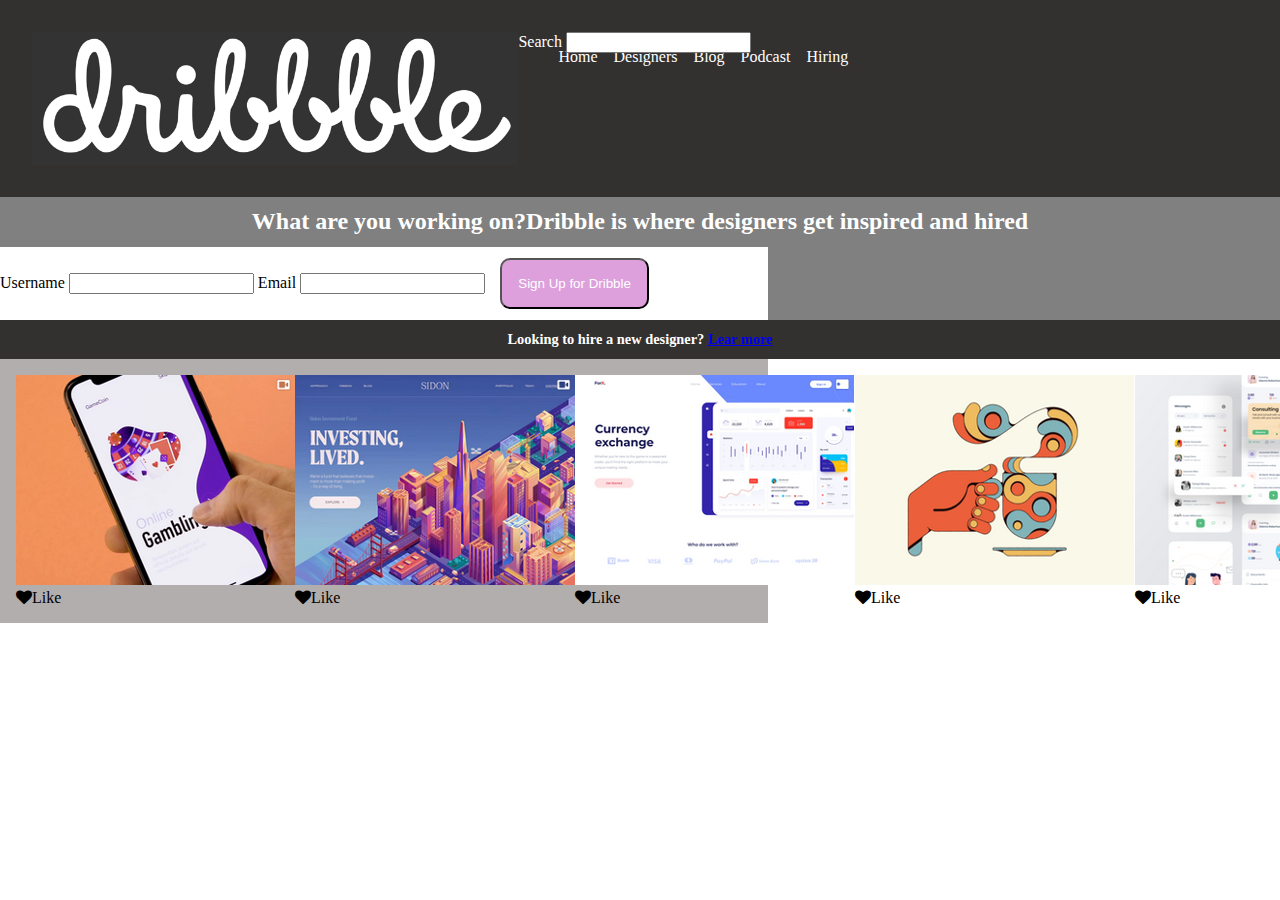
<file: U5_Diseño_Responsive/Acosta_Ternero_Alicia_U5_Examen/index.html>
<!DOCTYPE html>
<html lang="en">
<head>
    <meta charset="UTF-8">
    <meta name="viewport" content="width=device-width, initial-scale=1.0">
    <meta http-equiv="X-UA-Compatible" content="ie=edge">
    <title>Examen Responsive 13/03/2020</title>
    <link rel="stylesheet" href="css/font-awesome/css/font-awesome.min.css">
    <link href="Estilos.css" rel="stylesheet" type="text/css" />
</head>
<body>
    <div class="container">
        <header>
            <i class="fa fa-bars" id="menu_lineas"></i>
            <div class="menu">
                <img src="img/logo.png">
                <nav>
                    <ul>
                        <li>Home</li>
                        <li>Designers</li>
                        <li>Blog</li>
                        <li>Podcast</li>
                        <li>Hiring</li>
                    </ul>
                </nav>
            </div>
            <div class="buscador">                
                <form>
                    <label for="search">Search</label>
                    <input id="search" type="search">
                </form>
            </div>
        </header>
        <main>
            <h2 id="texto_principal">What are you working on?<span>Dribble is where designers get inspired and hired</span></h2>
            <section>
                <form class="formulario">
                    <label for="username">Username</label>
                    <input id="username" type="text" required />
                    <label for="email">Email</label>
                    <input id="email" type="text" required />
                    <button>Sign Up for Dribble</button>
                </form>
            </section>
            <h2 id="texto_secundario">Looking to hire a new designer? <a href="#"">Lear more</a></h2>
        </main>
        <section class="catalogo">
            <div class="fotos">
                <img src="img/img1.png">
                <div>
                    <i class="fa fa-heart" ></i>Like
                </div>
            </div >
            <div class="fotos">
                <img src="img/img2.png">
                <div >
                    <i class="fa fa-heart"></i>Like
                </div>
            </div>
            <div class="fotos">
                <img src="img/img3.png">
                <div >
                    <i class="fa fa-heart" ></i>Like
                </div>
            </div>
            <div class="fotos">
                <img src="img/img4.png">
                <div>
                    <i class="fa fa-heart" ></i>Like
                </div>
            </div>
            <div class="fotos">
                <img src="img/img5.png">
                <div>
                    <i class="fa fa-heart" ></i>Like
                </div>
            </div>
            <div class="fotos">
                <img src="img/img6.png">
                <div>
                    <i class="fa fa-heart" ></i>Like
                </div>
            </div>
            <div class="fotos">
                <img src="img/img7.png">
                <div>
                    <i class="fa fa-heart" ></i>Like
                </div>
            </div>
            <div class="fotos">
                <img src="img/img8.png">
                <div >
                    <i class="fa fa-heart" ></i>Like
                </div>
            </div>
        </section>
    </div>
</body>
</html>
</file>
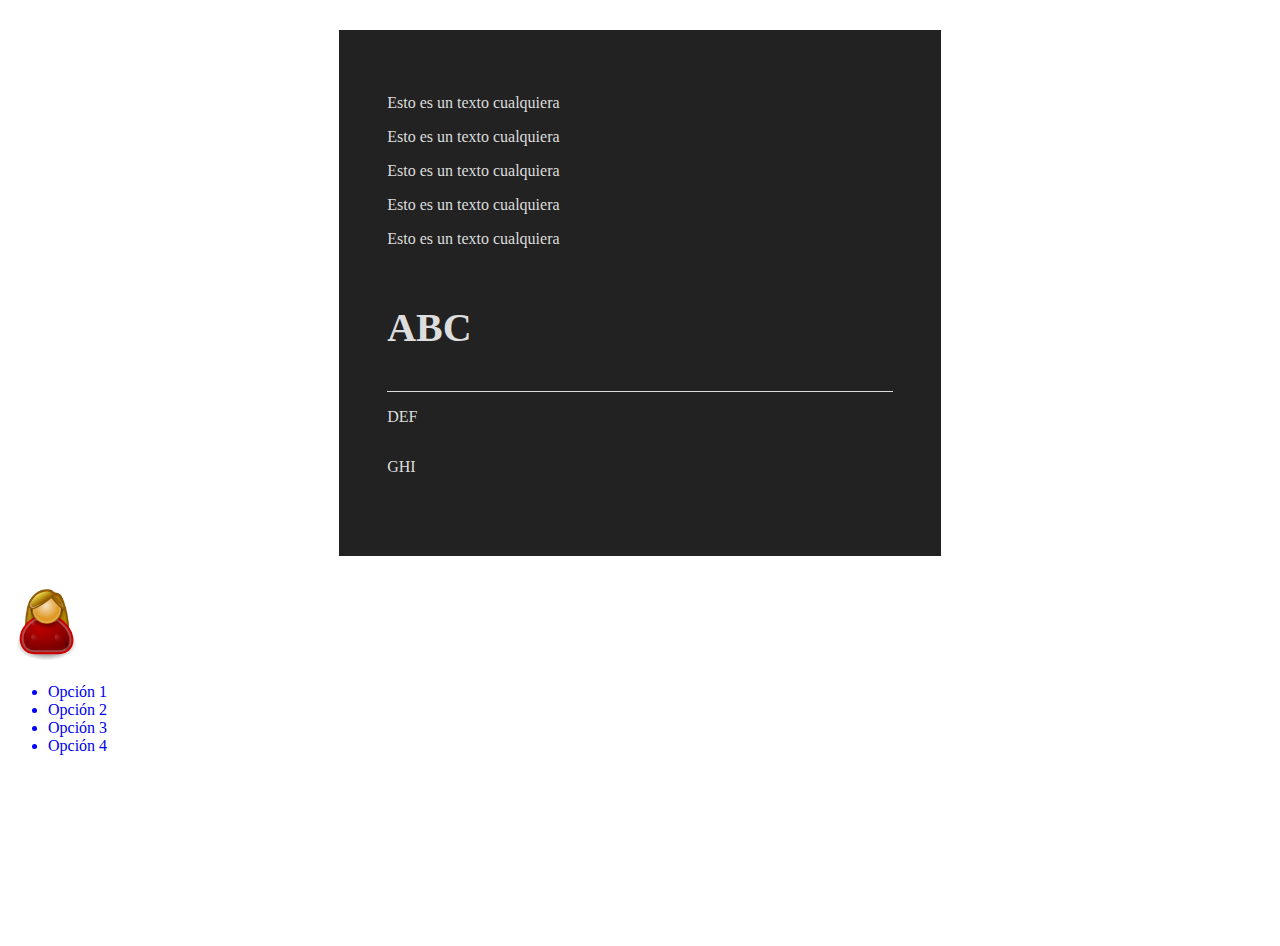
<file: U7_SASS/Acosta_Ternero_Alicia_U7_SASS_EXAMEN/index.html>
<!DOCTYPE html>
<html lang="en">
<head>
    <meta charset="UTF-8">
    <meta http-equiv="X-UA-Compatible" content="IE=edge">
    <meta name="viewport" content="width=device-width, initial-scale=1.0">
    <title>Examen Tercera Evaluación</title>
    <link rel="stylesheet" href="css/style.css">
</head>
<body>
    <div class="container">
        <header>
            <p class="font-xs">Esto es un texto cualquiera</p>
            <p class="font-s">Esto es un texto cualquiera</p>
            <p class="font-m">Esto es un texto cualquiera</p>
            <p class="font-lg">Esto es un texto cualquiera</p>
            <p class="font-xl">Esto es un texto cualquiera</p>
        </header>
        <main class="table">
            <div class="header">
                <p>A</p>
                <p>B</p>
                <p>C</p>
            </div>
            <div class="row">
                <p>D</p>
                <p>E</p>
                <p>F</p>
            </div>
            <div class="row">
                <p>G</p>
                <p>H</p>
                <p>I</p>
            </div>
        </main>
    </div>
    <section class="sidebar">
            <img src="img/chica.png">
            <nav>
                <ul>
                    <li><a href="#">Opción 1</a></li>
                    <li><a href="#">Opción 2</a></li>
                    <li><a href="#">Opción 3</a></li>
                    <li><a href="#">Opción 4</a></li>
                </ul>
            </nav>
    </section>
</body>
</html>
</file>
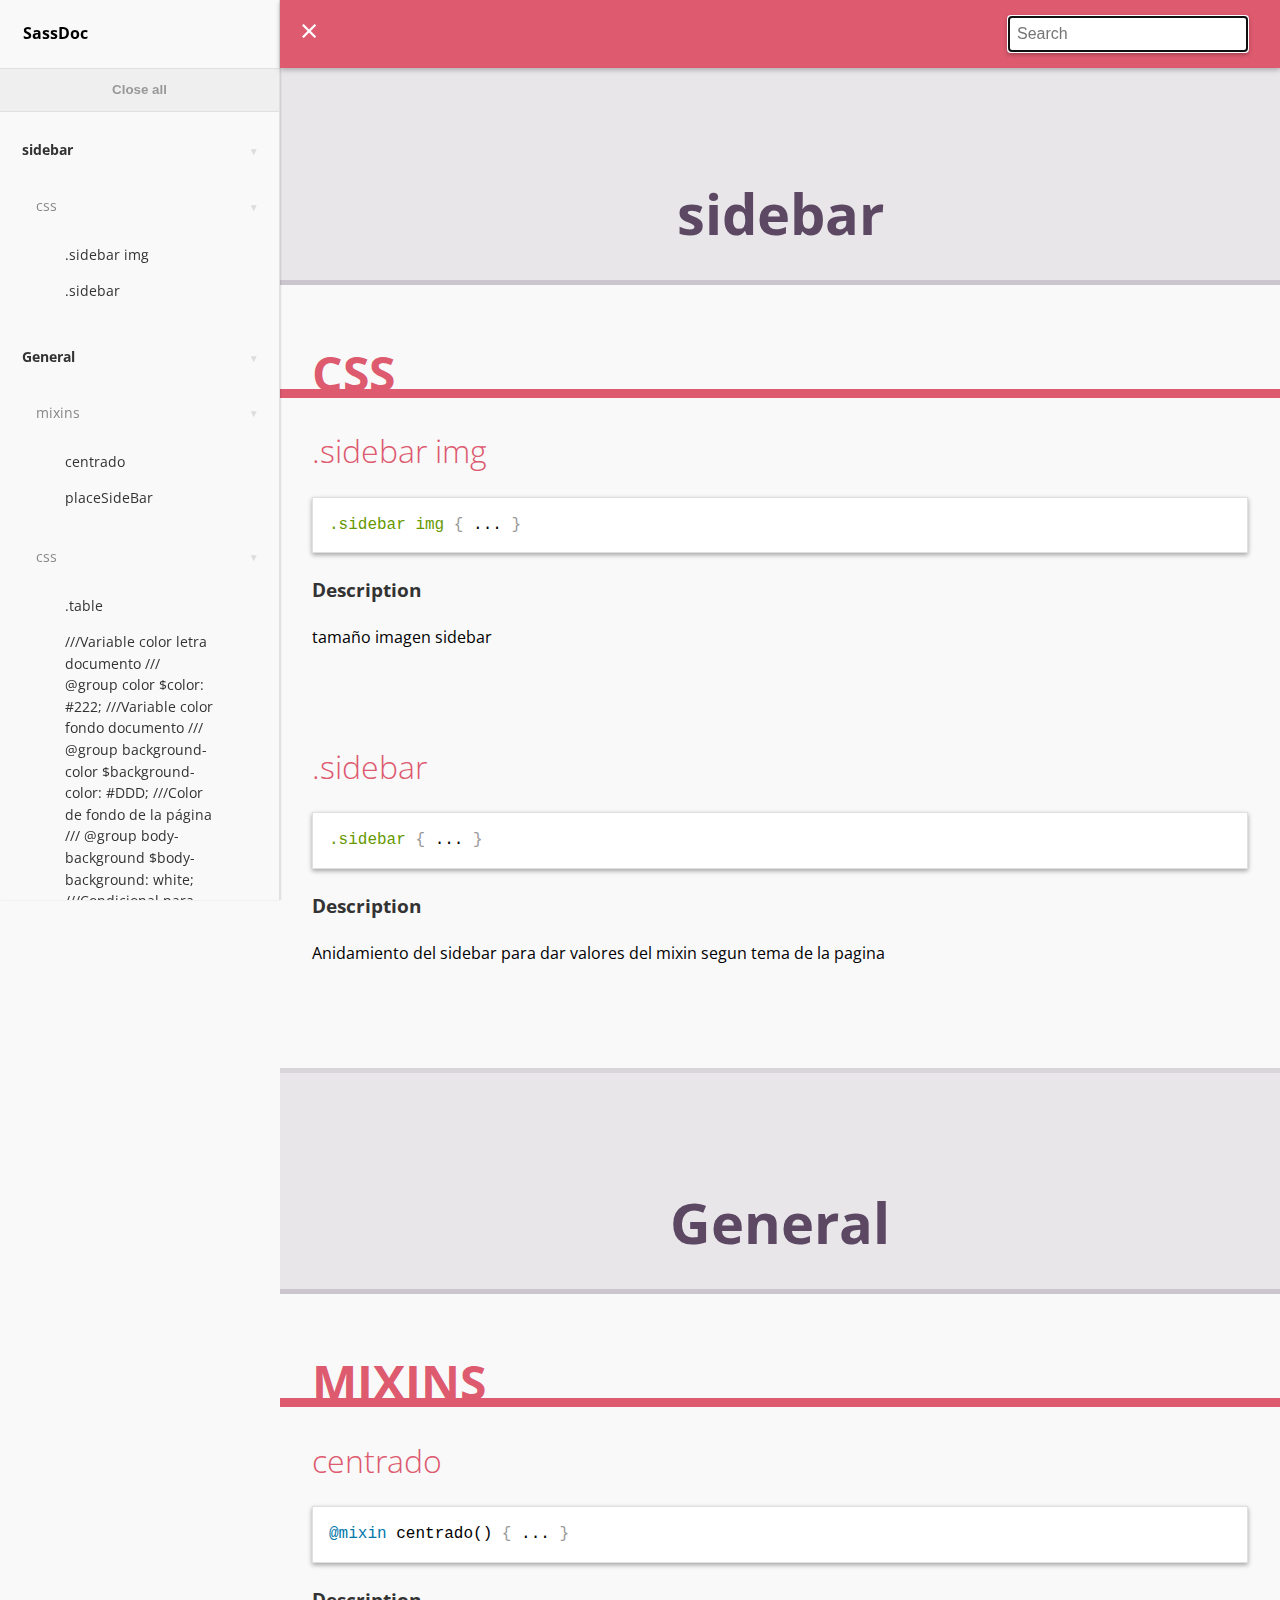
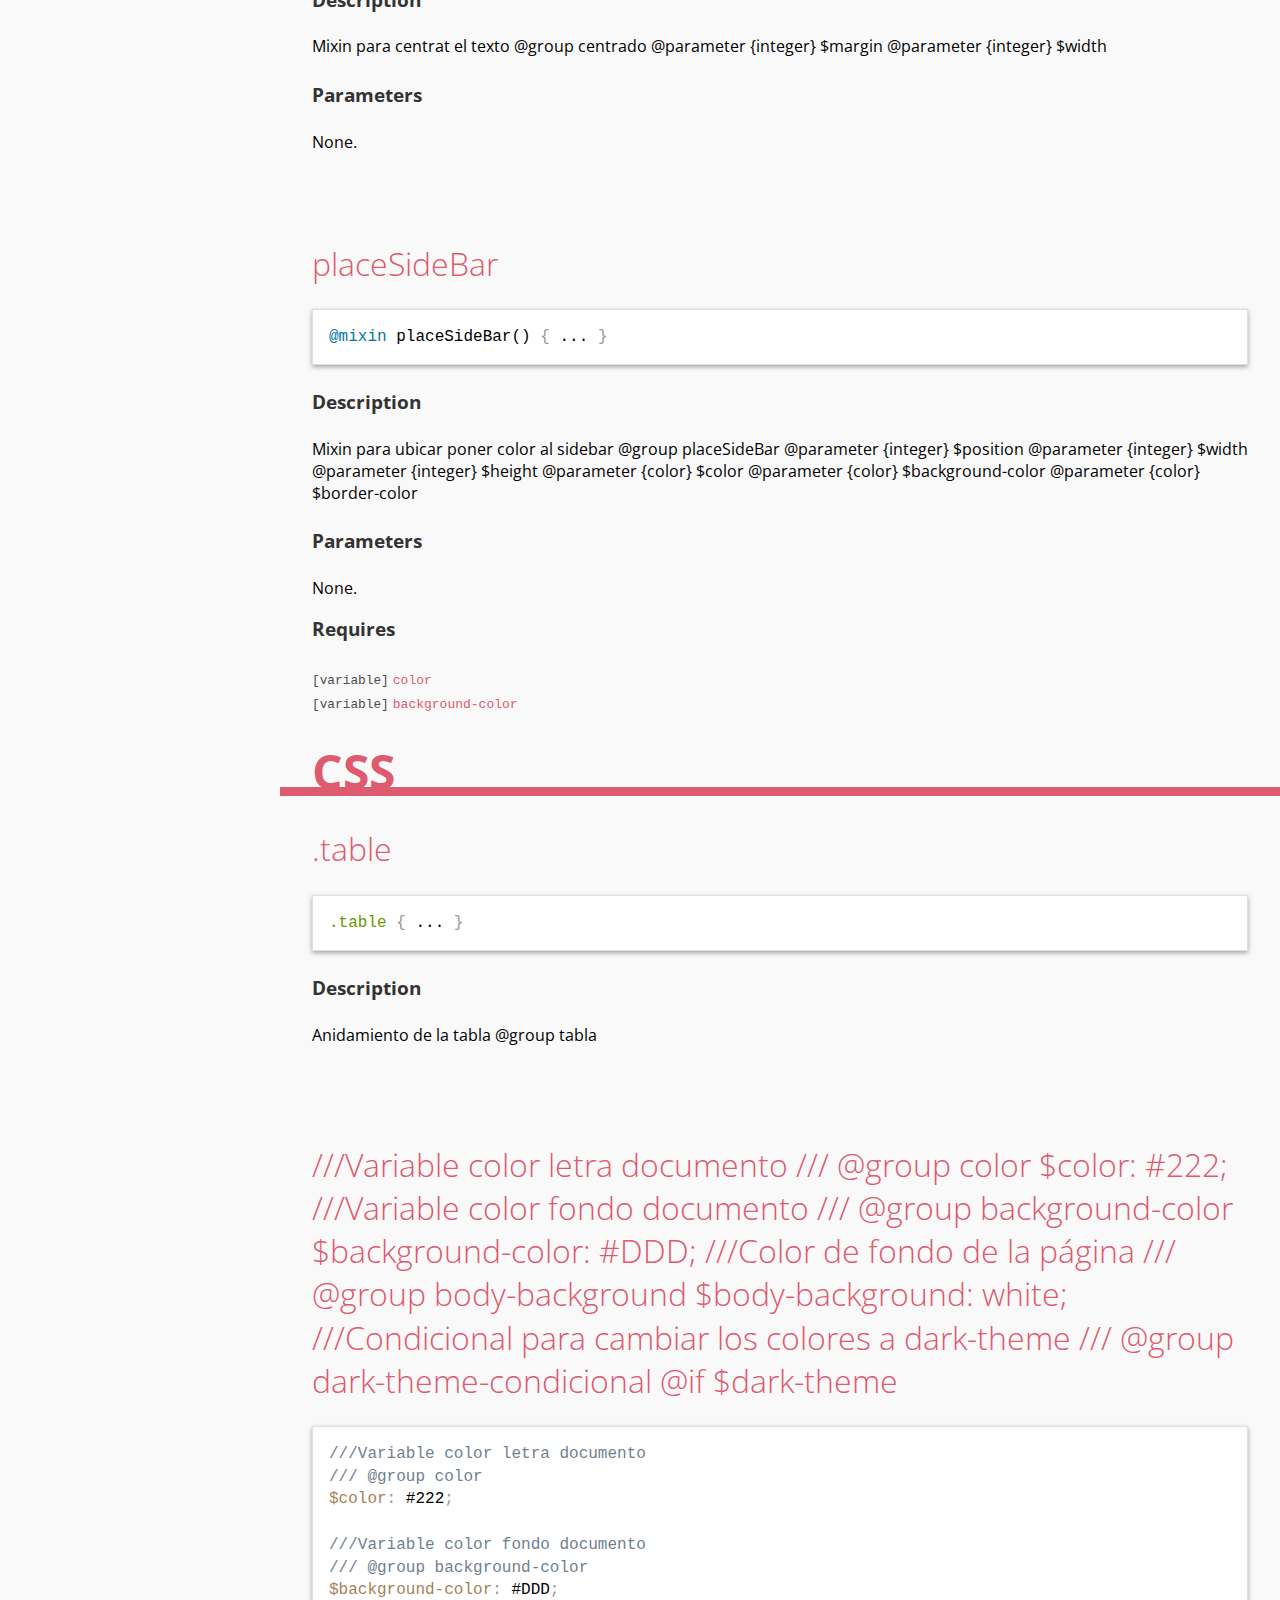
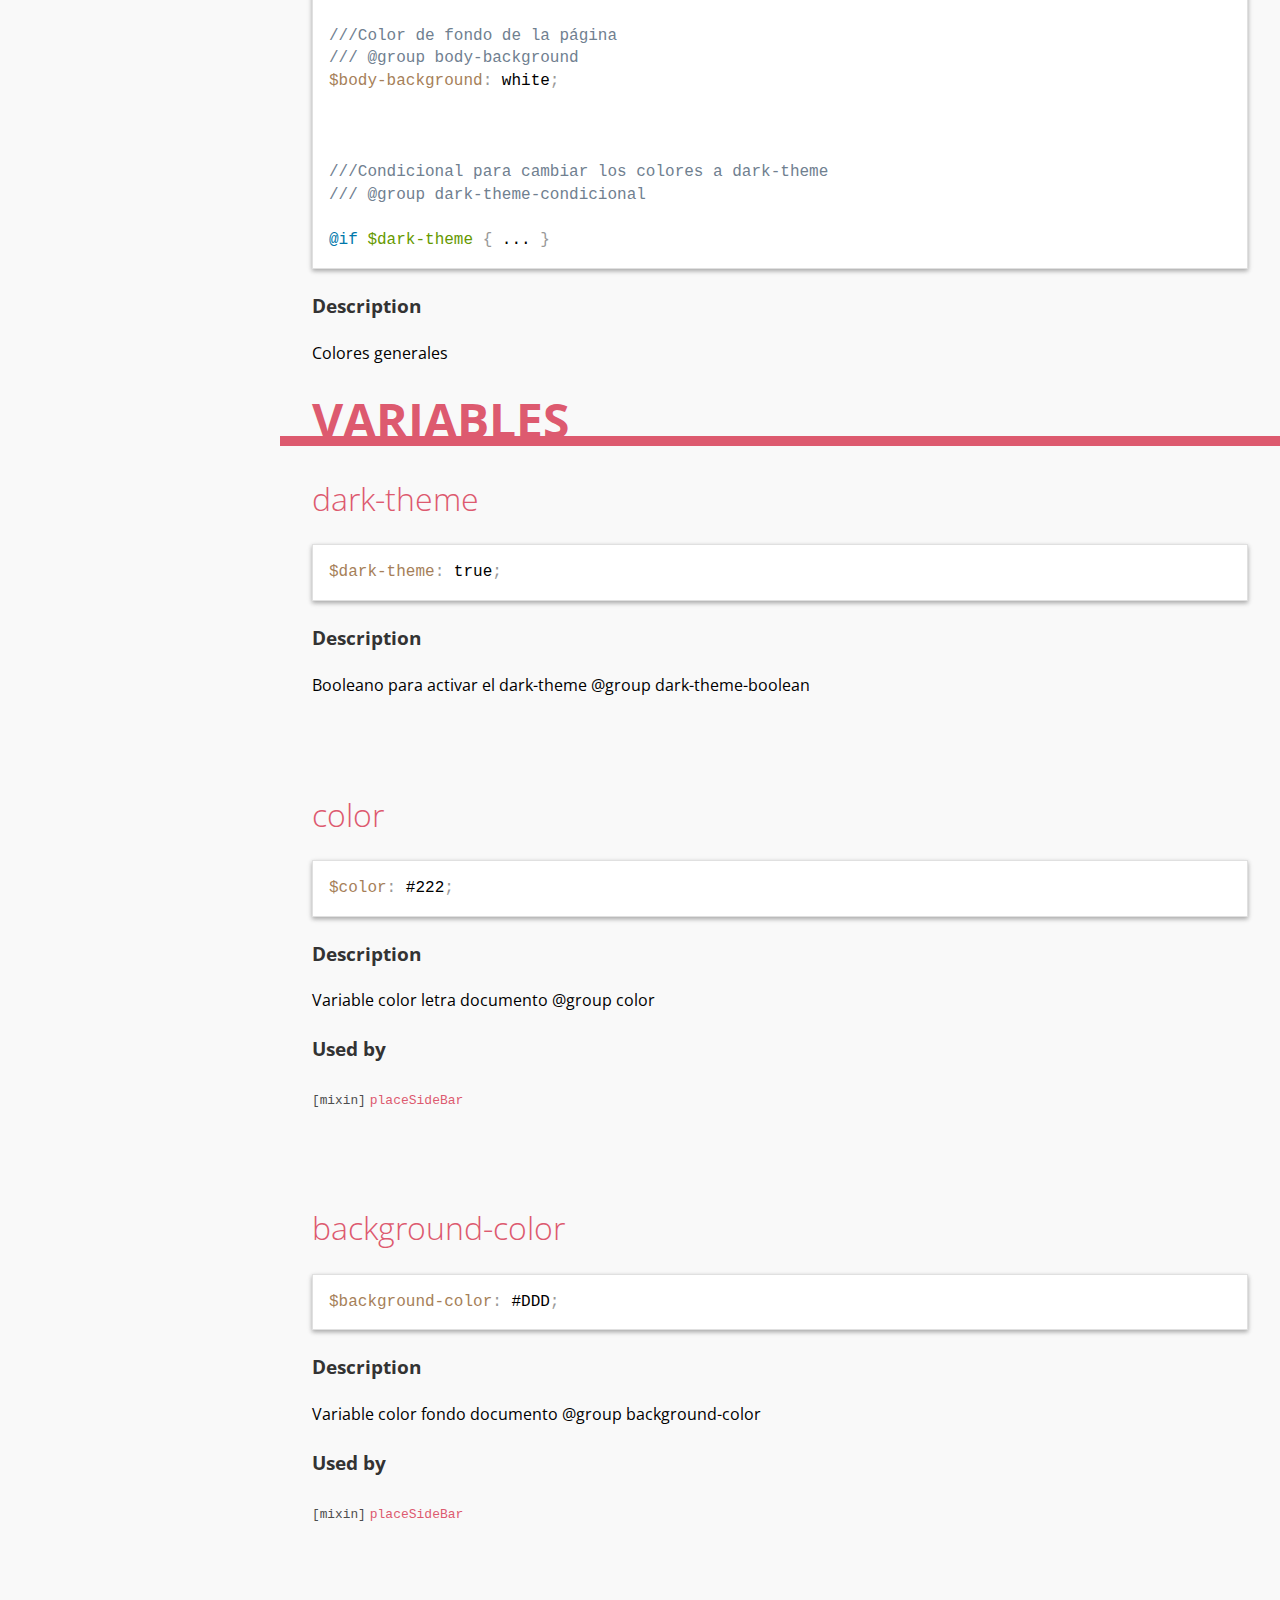
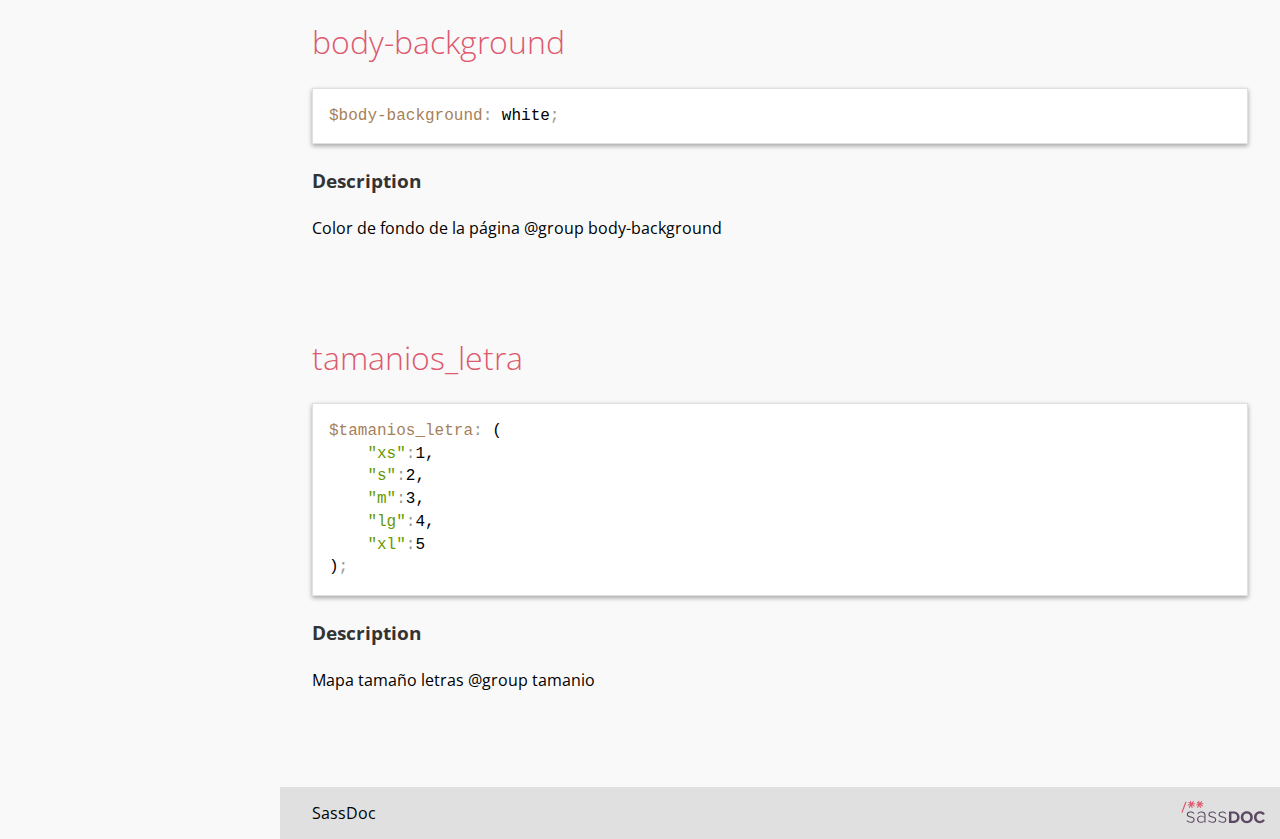
<file: U7_SASS/Acosta_Ternero_Alicia_U7_SASS_EXAMEN/sassdoc/index.html>
<!doctype html><html lang="en"><head><meta charset="utf-8"><title>SassDoc</title><link rel="stylesheet" href="assets/css/main.css"><link href="https://fonts.googleapis.com/css?family=Open+Sans:400,500,700" rel="stylesheet" type="text/css"><meta name="viewport" content="width=device-width"><meta content="IE=edge, chrome=1" http-equiv="X-UA-Compatible"><!-- Open Graph tags --><meta property="og:title" content="SassDoc - SassDoc"><meta property="og:type" content="website"><meta property="og:description" content="Release the docs!"><!-- Thanks to Sass-lang.com for the icons --><link href="assets/images/favicon.png" rel="shortcut icon"></head><body><aside class="sidebar" role="nav"><div class="sidebar__header"><h1 class="sidebar__title">SassDoc</h1></div><div class="sidebar__body"><button type="button" class="btn-toggle js-btn-toggle" data-alt="Open all">Close all</button><p class="sidebar__item sidebar__item--heading" data-slug="sidebar"><a href="#sidebar">sidebar</a></p><div><p class="sidebar__item sidebar__item--sub-heading" data-slug="sidebar-css"><a href="#sidebar-css">css</a></p><ul class="list-unstyled"><li class="sidebar__item sassdoc__item" data-group="sidebar" data-name=".sidebar img" data-type="css"><a href="#sidebar-css-.sidebar img">.sidebar img</a></li><li class="sidebar__item sassdoc__item" data-group="sidebar" data-name=".sidebar" data-type="css"><a href="#sidebar-css-.sidebar">.sidebar</a></li></ul></div><p class="sidebar__item sidebar__item--heading" data-slug="undefined"><a href="#undefined">General</a></p><div><p class="sidebar__item sidebar__item--sub-heading" data-slug="undefined-mixin"><a href="#undefined-mixin">mixins</a></p><ul class="list-unstyled"><li class="sidebar__item sassdoc__item" data-group="undefined" data-name="centrado" data-type="mixin"><a href="#undefined-mixin-centrado">centrado</a></li><li class="sidebar__item sassdoc__item" data-group="undefined" data-name="placeSideBar" data-type="mixin"><a href="#undefined-mixin-placeSideBar">placeSideBar</a></li></ul><p class="sidebar__item sidebar__item--sub-heading" data-slug="undefined-css"><a href="#undefined-css">css</a></p><ul class="list-unstyled"><li class="sidebar__item sassdoc__item" data-group="undefined" data-name=".table" data-type="css"><a href="#undefined-css-.table">.table</a></li><li class="sidebar__item sassdoc__item" data-group="undefined" data-name="///Variable color letra documento
/// @group color
$color: #222;

///Variable color fondo documento
/// @group background-color
$background-color: #DDD;

///Color de fondo de la página
/// @group body-background
$body-background: white;



///Condicional para cambiar los colores a dark-theme
/// @group dark-theme-condicional

@if $dark-theme" data-type="css"><a href="#undefined-css-///Variable color letra documento
/// @group color
$color: #222;

///Variable color fondo documento
/// @group background-color
$background-color: #DDD;

///Color de fondo de la página
/// @group body-background
$body-background: white;



///Condicional para cambiar los colores a dark-theme
/// @group dark-theme-condicional

@if $dark-theme">///Variable color letra documento /// @group color $color: #222; ///Variable color fondo documento /// @group background-color $background-color: #DDD; ///Color de fondo de la página /// @group body-background $body-background: white; ///Condicional para cambiar los colores a dark-theme /// @group dark-theme-condicional @if $dark-theme</a></li></ul><p class="sidebar__item sidebar__item--sub-heading" data-slug="undefined-variable"><a href="#undefined-variable">variables</a></p><ul class="list-unstyled"><li class="sidebar__item sassdoc__item" data-group="undefined" data-name="dark-theme" data-type="variable"><a href="#undefined-variable-dark-theme">dark-theme</a></li><li class="sidebar__item sassdoc__item" data-group="undefined" data-name="color" data-type="variable"><a href="#undefined-variable-color">color</a></li><li class="sidebar__item sassdoc__item" data-group="undefined" data-name="background-color" data-type="variable"><a href="#undefined-variable-background-color">background-color</a></li><li class="sidebar__item sassdoc__item" data-group="undefined" data-name="body-background" data-type="variable"><a href="#undefined-variable-body-background">body-background</a></li><li class="sidebar__item sassdoc__item" data-group="undefined" data-name="tamanios_letra" data-type="variable"><a href="#undefined-variable-tamanios_letra">tamanios_letra</a></li></ul></div></div></aside><article class="main" role="main"><header class="header" role="banner"><div class="container"><div class="sassdoc__searchbar searchbar"><label for="js-search-input" class="visually-hidden">Search</label><div class="searchbar__form" id="js-search"><input name="search" type="search" class="searchbar__field" autocomplete="off" autofocus id="js-search-input" placeholder="Search"><ul class="searchbar__suggestions" id="js-search-suggestions"></ul></div></div></div></header><section class="main__section"><h1 class="main__heading" id="sidebar"><div class="container">sidebar</div></h1><section class="main__sub-section" id="sidebar-css"><h2 class="main__heading--secondary"><div class="container">css</div></h2><section class="main__item container item" id="sidebar-css-.sidebar img"><h3 class="item__heading"><a class="item__name" href="#css-.sidebar img">.sidebar img</a></h3><div class="item__code-wrapper"><pre class="item__code item__code--togglable language-scss" data-current-state="collapsed" data-expanded="<code>.sidebar img {
  width: 20%;
}</code>" data-collapsed=".sidebar img { ... }"><code>.sidebar img { ... }</code></pre></div><h3 class="item__sub-heading">Description</h3><div class="item__description"><p>tamaño imagen sidebar</p></div></section><section class="main__item container item" id="sidebar-css-.sidebar"><h3 class="item__heading"><a class="item__name" href="#css-.sidebar">.sidebar</a></h3><div class="item__code-wrapper"><pre class="item__code item__code--togglable language-scss" data-current-state="collapsed" data-expanded="<code>.sidebar {
  @if $dark-theme {
        @include placeSideBar(absolute,30,40, blue, white, rgb(228, 53, 0));
    } @else{
        @include placeSideBar(absolute,30,40,blue, white, green);
    }
}</code>" data-collapsed=".sidebar { ... }"><code>.sidebar { ... }</code></pre></div><h3 class="item__sub-heading">Description</h3><div class="item__description"><p>Anidamiento del sidebar para dar valores del mixin segun tema de la pagina</p></div></section></section></section><section class="main__section"><h1 class="main__heading" id="undefined"><div class="container">General</div></h1><section class="main__sub-section" id="undefined-mixin"><h2 class="main__heading--secondary"><div class="container">mixins</div></h2><section class="main__item container item" id="undefined-mixin-centrado"><h3 class="item__heading"><a class="item__name" href="#mixin-centrado">centrado</a></h3><div class="item__code-wrapper"><pre class="item__code item__code--togglable language-scss" data-current-state="collapsed" data-expanded="@mixin centrado() { 
    margin: #{$margin}+&quot;px&quot; auto;
    width: #{$width}+&quot;%&quot;;
 }" data-collapsed="@mixin centrado() { ... }"><code>@mixin centrado() { ... }</code></pre></div><h3 class="item__sub-heading">Description</h3><div class="item__description"><p>Mixin para centrat el texto @group centrado @parameter {integer} $margin @parameter {integer} $width</p></div><h3 class="item__sub-heading">Parameters</h3><p>None.</p></section><section class="main__item container item" id="undefined-mixin-placeSideBar"><h3 class="item__heading"><a class="item__name" href="#mixin-placeSideBar">placeSideBar</a></h3><div class="item__code-wrapper"><pre class="item__code item__code--togglable language-scss" data-current-state="collapsed" data-expanded="@mixin placeSideBar() { 
        position:#{$position};
        width: #{$width}+&quot;%&quot;;
        height: #{$height}+&quot;%&quot;;
        color:#{$color};
        background-color: #{$background-color};
        border-color: #{$border-color}; 
 }" data-collapsed="@mixin placeSideBar() { ... }"><code>@mixin placeSideBar() { ... }</code></pre></div><h3 class="item__sub-heading">Description</h3><div class="item__description"><p>Mixin para ubicar poner color al sidebar @group placeSideBar @parameter {integer} $position @parameter {integer} $width @parameter {integer} $height @parameter {color} $color @parameter {color} $background-color @parameter {color} $border-color</p></div><h3 class="item__sub-heading">Parameters</h3><p>None.</p><h3 class="item__sub-heading">Requires</h3><ul class="list-unstyled"><li class="item__description item__description--inline"><span class="item__cross-type">[variable]</span> <a href="#undefined-variable-color"><code>color</code></a></li><li class="item__description item__description--inline"><span class="item__cross-type">[variable]</span> <a href="#undefined-variable-background-color"><code>background-color</code></a></li></ul></section></section><section class="main__sub-section" id="undefined-css"><h2 class="main__heading--secondary"><div class="container">css</div></h2><section class="main__item container item" id="undefined-css-.table"><h3 class="item__heading"><a class="item__name" href="#css-.table">.table</a></h3><div class="item__code-wrapper"><pre class="item__code item__code--togglable language-scss" data-current-state="collapsed" data-expanded="<code>.table {
  margin: 1rem 0;
    overflow-y: auto;
    
  
    .header {
        font-weight: bolder;
        font-size: 40px;
        display: flex;
        flex-direction: row;
    }

    .row {
        
        display: flex;
        flex-direction: row;
        
      
    }
}</code>" data-collapsed=".table { ... }"><code>.table { ... }</code></pre></div><h3 class="item__sub-heading">Description</h3><div class="item__description"><p>Anidamiento de la tabla @group tabla</p></div></section><section class="main__item container item" id="undefined-css-///Variable color letra documento
/// @group color
$color: #222;

///Variable color fondo documento
/// @group background-color
$background-color: #DDD;

///Color de fondo de la página
/// @group body-background
$body-background: white;



///Condicional para cambiar los colores a dark-theme
/// @group dark-theme-condicional

@if $dark-theme"><h3 class="item__heading"><a class="item__name" href="#css-///Variable color letra documento
/// @group color
$color: #222;

///Variable color fondo documento
/// @group background-color
$background-color: #DDD;

///Color de fondo de la página
/// @group body-background
$body-background: white;



///Condicional para cambiar los colores a dark-theme
/// @group dark-theme-condicional

@if $dark-theme">///Variable color letra documento /// @group color $color: #222; ///Variable color fondo documento /// @group background-color $background-color: #DDD; ///Color de fondo de la página /// @group body-background $body-background: white; ///Condicional para cambiar los colores a dark-theme /// @group dark-theme-condicional @if $dark-theme</a></h3><div class="item__code-wrapper"><pre class="item__code item__code--togglable language-scss" data-current-state="collapsed" data-expanded="<code>///Variable color letra documento
/// @group color
$color: #222;

///Variable color fondo documento
/// @group background-color
$background-color: #DDD;

///Color de fondo de la página
/// @group body-background
$body-background: white;



///Condicional para cambiar los colores a dark-theme
/// @group dark-theme-condicional

@if $dark-theme {
  $color:#DDD;
    $background-color: #222;
}</code>" data-collapsed="///Variable color letra documento
/// @group color
$color: #222;

///Variable color fondo documento
/// @group background-color
$background-color: #DDD;

///Color de fondo de la página
/// @group body-background
$body-background: white;



///Condicional para cambiar los colores a dark-theme
/// @group dark-theme-condicional

@if $dark-theme { ... }"><code>///Variable color letra documento
/// @group color
$color: #222;

///Variable color fondo documento
/// @group background-color
$background-color: #DDD;

///Color de fondo de la página
/// @group body-background
$body-background: white;



///Condicional para cambiar los colores a dark-theme
/// @group dark-theme-condicional

@if $dark-theme { ... }</code></pre></div><h3 class="item__sub-heading">Description</h3><div class="item__description"><p>Colores generales</p></div></section></section><section class="main__sub-section" id="undefined-variable"><h2 class="main__heading--secondary"><div class="container">variables</div></h2><section class="main__item container item" id="undefined-variable-dark-theme"><h3 class="item__heading"><a class="item__name" href="#variable-dark-theme">dark-theme</a></h3><div class="item__code-wrapper"><pre class="item__code language-scss"><code>$dark-theme: true;</code></pre></div><h3 class="item__sub-heading">Description</h3><div class="item__description"><p>Booleano para activar el dark-theme @group dark-theme-boolean</p></div></section><section class="main__item container item" id="undefined-variable-color"><h3 class="item__heading"><a class="item__name" href="#variable-color">color</a></h3><div class="item__code-wrapper"><pre class="item__code language-scss"><code>$color: #222;</code></pre></div><h3 class="item__sub-heading">Description</h3><div class="item__description"><p>Variable color letra documento @group color</p></div><h3 class="item__sub-heading">Used by</h3><ul class="list-unstyled"><li><span class="item__cross-type">[mixin]</span> <a href="#undefined-mixin-placeSideBar"><code>placeSideBar</code></a></li></ul></section><section class="main__item container item" id="undefined-variable-background-color"><h3 class="item__heading"><a class="item__name" href="#variable-background-color">background-color</a></h3><div class="item__code-wrapper"><pre class="item__code language-scss"><code>$background-color: #DDD;</code></pre></div><h3 class="item__sub-heading">Description</h3><div class="item__description"><p>Variable color fondo documento @group background-color</p></div><h3 class="item__sub-heading">Used by</h3><ul class="list-unstyled"><li><span class="item__cross-type">[mixin]</span> <a href="#undefined-mixin-placeSideBar"><code>placeSideBar</code></a></li></ul></section><section class="main__item container item" id="undefined-variable-body-background"><h3 class="item__heading"><a class="item__name" href="#variable-body-background">body-background</a></h3><div class="item__code-wrapper"><pre class="item__code language-scss"><code>$body-background: white;</code></pre></div><h3 class="item__sub-heading">Description</h3><div class="item__description"><p>Color de fondo de la página @group body-background</p></div></section><section class="main__item container item" id="undefined-variable-tamanios_letra"><h3 class="item__heading"><a class="item__name" href="#variable-tamanios_letra">tamanios_letra</a></h3><div class="item__code-wrapper"><pre class="item__code language-scss"><code>$tamanios_letra: (
    &quot;xs&quot;:1,
    &quot;s&quot;:2,
    &quot;m&quot;:3,
    &quot;lg&quot;:4,
    &quot;xl&quot;:5
);</code></pre></div><h3 class="item__sub-heading">Description</h3><div class="item__description"><p>Mapa tamaño letras @group tamanio</p></div></section></section></section><footer class="footer" role="contentinfo"><div class="container"><div class="footer__project-info project-info"><!-- Name and URL --> <span class="project-info__name">SassDoc</span><!-- Version --><!-- License --></div><a class="footer__watermark" href="http://sassdoc.com"><img src="assets/images/logo_light_inline.svg" alt="SassDoc Logo"></a></div></footer></article><script src="https://ajax.googleapis.com/ajax/libs/jquery/2.1.1/jquery.min.js"></script><script>window.jQuery || document.write('<script src="assets/js/vendor/jquery.min.js"><\/script>')</script><script src="assets/js/main.min.js"></script></body></html>
</file>
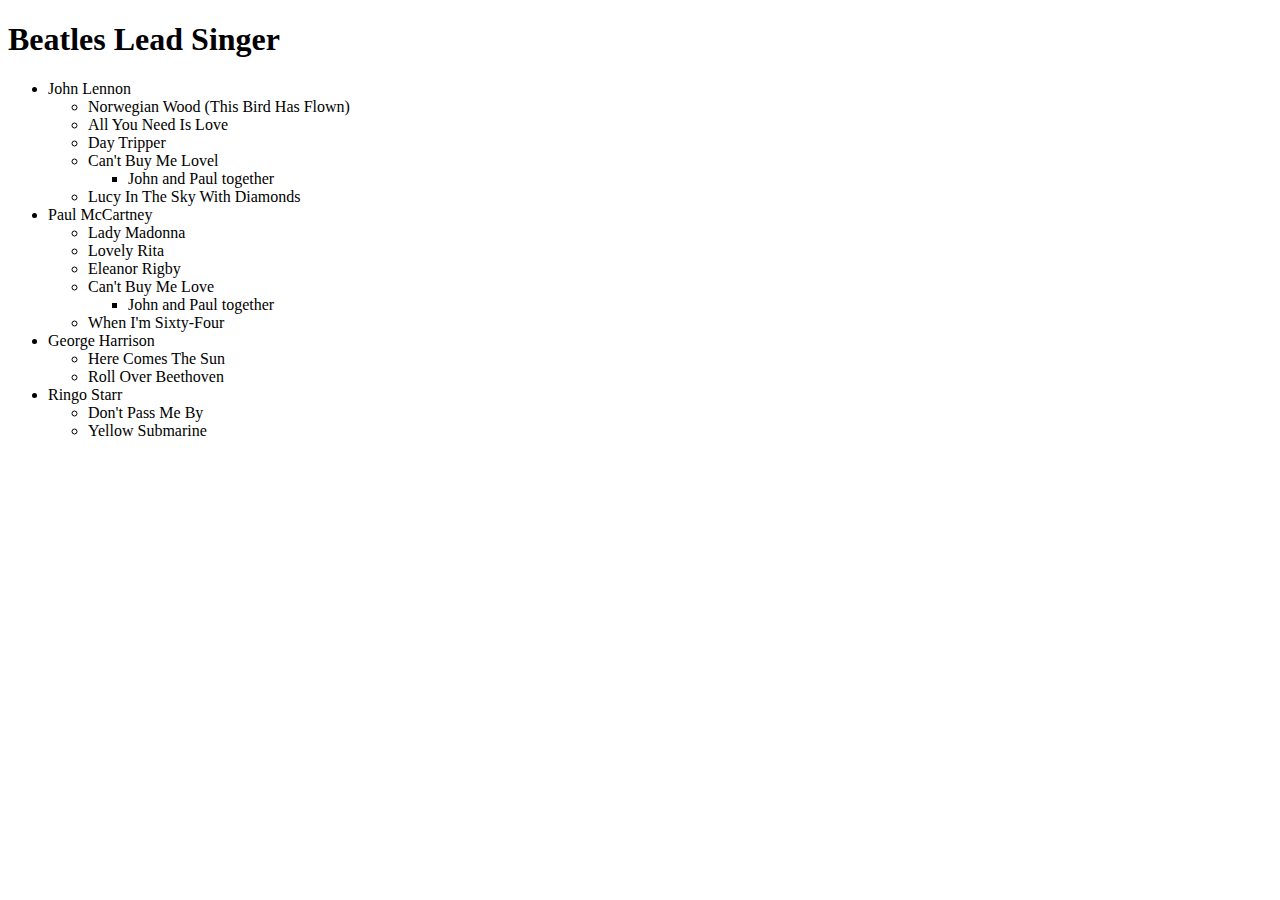
<file: U2_HTML/Acosta_Ternero_Alicia_U2_EXAMEN/ej1.html>
<!DOCTYPE html>
<html lang="en">
<head>
    <meta charset="UTF-8">
    <meta name="viewport" content="width=device-width, initial-scale=1.0">
    <title>ej1</title>
</head>
<body>
    <h1>Beatles Lead Singer</h1>
    <ul>
        <li>John Lennon
            <ul>
                <li>Norwegian Wood (This Bird Has Flown)</li>
                <li>All You Need Is Love</li>
                <li>Day Tripper</li>
                <li>Can't Buy Me Lovel
                    <ul>
                        <li>John and Paul together</li>
                    </ul>
                </li>
                <li>Lucy In The Sky With Diamonds</li>
            </ul>
        </li>
        <li>Paul McCartney
            <ul>
                <li>Lady Madonna</li>
                <li>Lovely Rita</li>
                <li>Eleanor Rigby</li>
                <li>Can't Buy Me Love
                    <ul>
                        <li>John and Paul together</li>
                    </ul>
                </li>
                <li>When I'm Sixty-Four</li>
            </ul>
        </li>
        <li>George Harrison
            <ul>
                <li>Here Comes The Sun</li>
                <li>Roll Over Beethoven</li>
            </ul>
        </li>
        <li>Ringo Starr
            <ul>
                <li>Don't Pass Me By</li>
                <li>Yellow Submarine</li>
            </ul>
        </li>
    </ul>
</body>
</html>
</file>
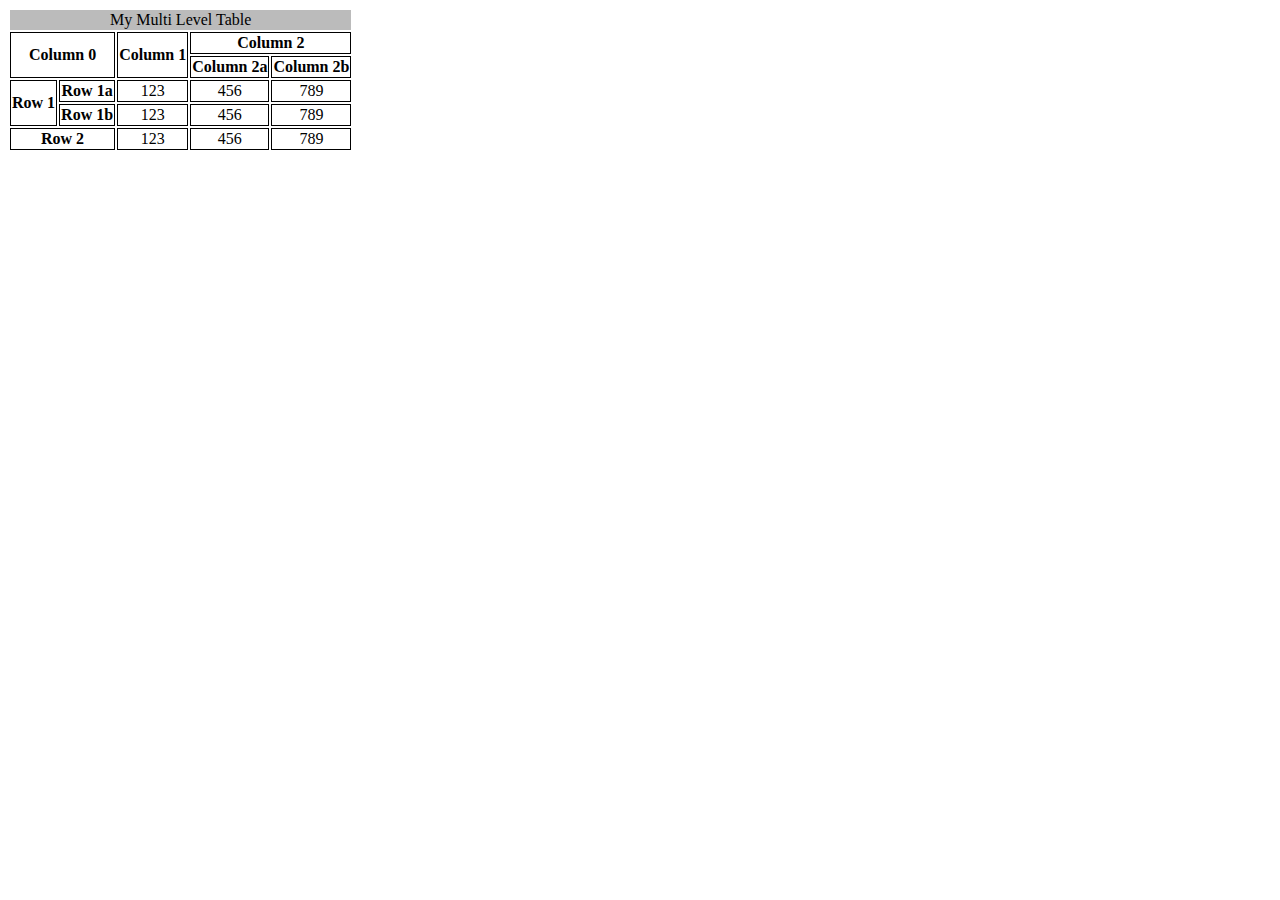
<file: U2_HTML/Acosta_Ternero_Alicia_U2_EXAMEN/ej2.html>
<!DOCTYPE html>
<html lang="en">
<head>
    <meta charset="UTF-8">
    <meta name="viewport" content="width=device-width, initial-scale=1.0">
    <title>ej2</title>
    <style>
        th, td{
            border: 1px black solid;
            text-align: center;
        }
    </style>
</head>
<body>
    <table>
        <tr>
            <td style="background-color: rgb(187, 187, 187); border:0px;" colspan="5">My Multi Level Table</td>
        </tr>
        <tr>
            <th rowspan="2" colspan="2">Column 0</th>
            <th rowspan="2">Column 1</th>
            <th colspan="2">Column 2</th>
        </tr>
        <tr>
            <th>Column 2a</th>
            <th>Column 2b</th>
        </tr>
        <tr>
            <th rowspan="2">Row 1</th>
            <th>Row 1a</th>
            <td>123</td>
            <td>456</td>
            <td>789</td>
        </tr>
        <tr>
            <th>Row 1b</th>
            <td>123</td>
            <td>456</td>
            <td>789</td>
        </tr>
        <tr>
            <th colspan="2">Row 2</th>
            <td>123</td>
            <td>456</td>
            <td>789</td>
        </tr>
    </table>
</body>
</html>
</file>
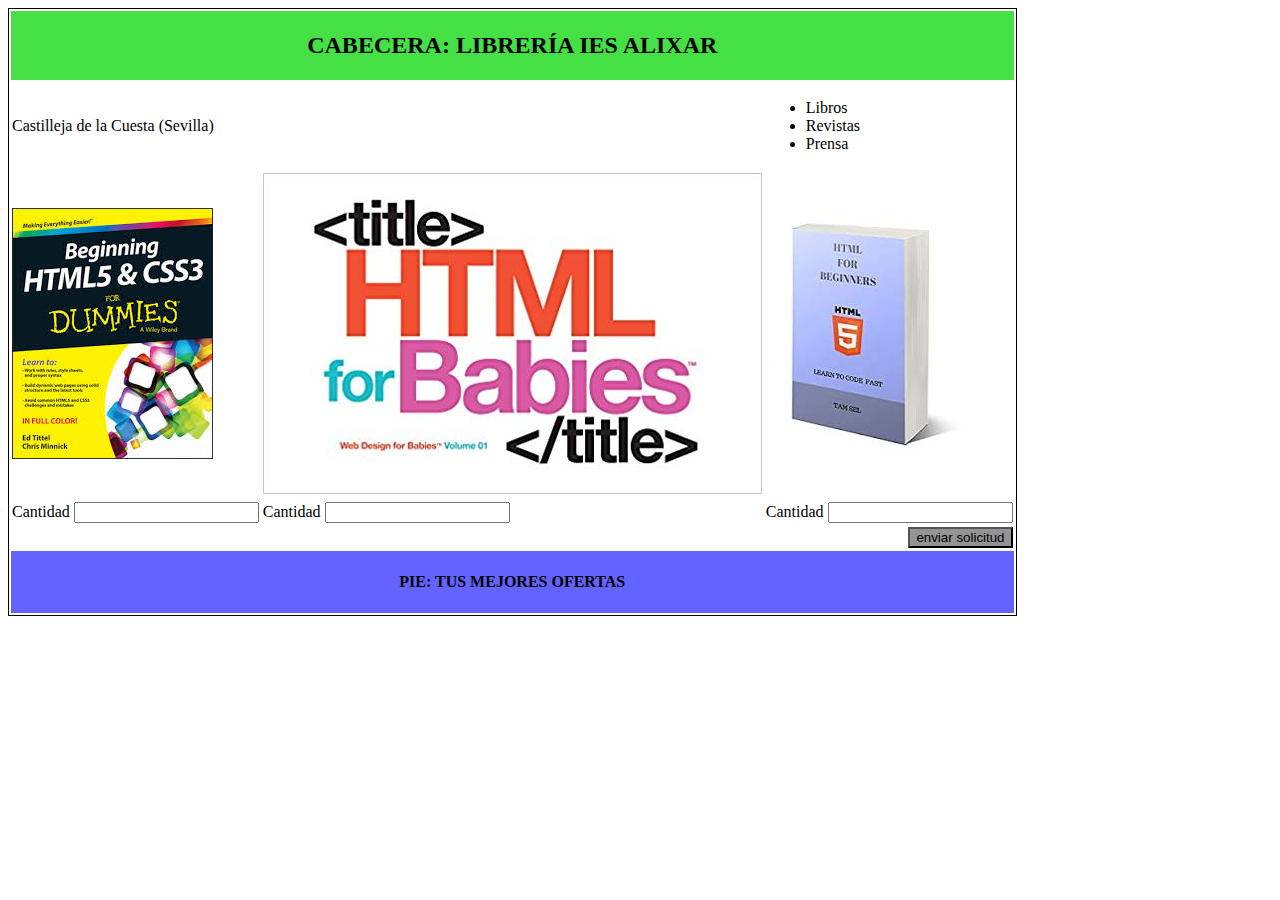
<file: U2_HTML/Acosta_Ternero_Alicia_U2_EXAMEN/ej3.html>
<!DOCTYPE html>
<html lang="en">
<head>
    <meta charset="UTF-8">
    <meta name="viewport" content="width=device-width, initial-scale=1.0">
    <title>ej3</title>
    
</head>
<body>
    <form>
        <table style="border:1px black solid">
            <tr>
                <th style="text-align: center; background-color: rgb(68, 224, 68);" colspan="3"><h2>CABECERA: LIBRERÍA IES ALIXAR</h2></th>
            </tr>
            <tr>
                <td colspan="2">Castilleja de la Cuesta (Sevilla)</td>
                <td>
                    <ul>
                        <li>Libros</li>
                        <li>Revistas</li>
                        <li>Prensa</li>
                    </ul>
                </td>
            </tr>
            <tr>
                <td><img src="libro1.jpeg" ></td>
                <td><img src="libro2.jpg"></td>
                <td><img src="libro3.jpeg"></td>
            </tr>
            <tr>
                <td>
                    <label for="libro1">Cantidad</label>
                    <input type="number" name="libro1" value="libro1">
                </td>
                <td><label for="libro2">Cantidad</label>
                    <input type="number" name="libro2" value="libro2">
                </td>
                <td><label for="libro3">Cantidad</label>
                    <input type="number" name="libro3" value="libro3">
                </td>
            </tr>
            <tr>
                <td align=right colspan="3"><input type="submit" value="enviar solicitud" style="background-color: rgb(148, 148, 148); color:black;"></td>
            </tr>
            <tr>
                <th style="text-align: center; background-color:rgba(66, 66, 255, 0.822);" colspan="3"><h4>PIE: TUS MEJORES OFERTAS</h4></th> 
            </tr>
        </table>
    </form>
</body>
</html>
</file>
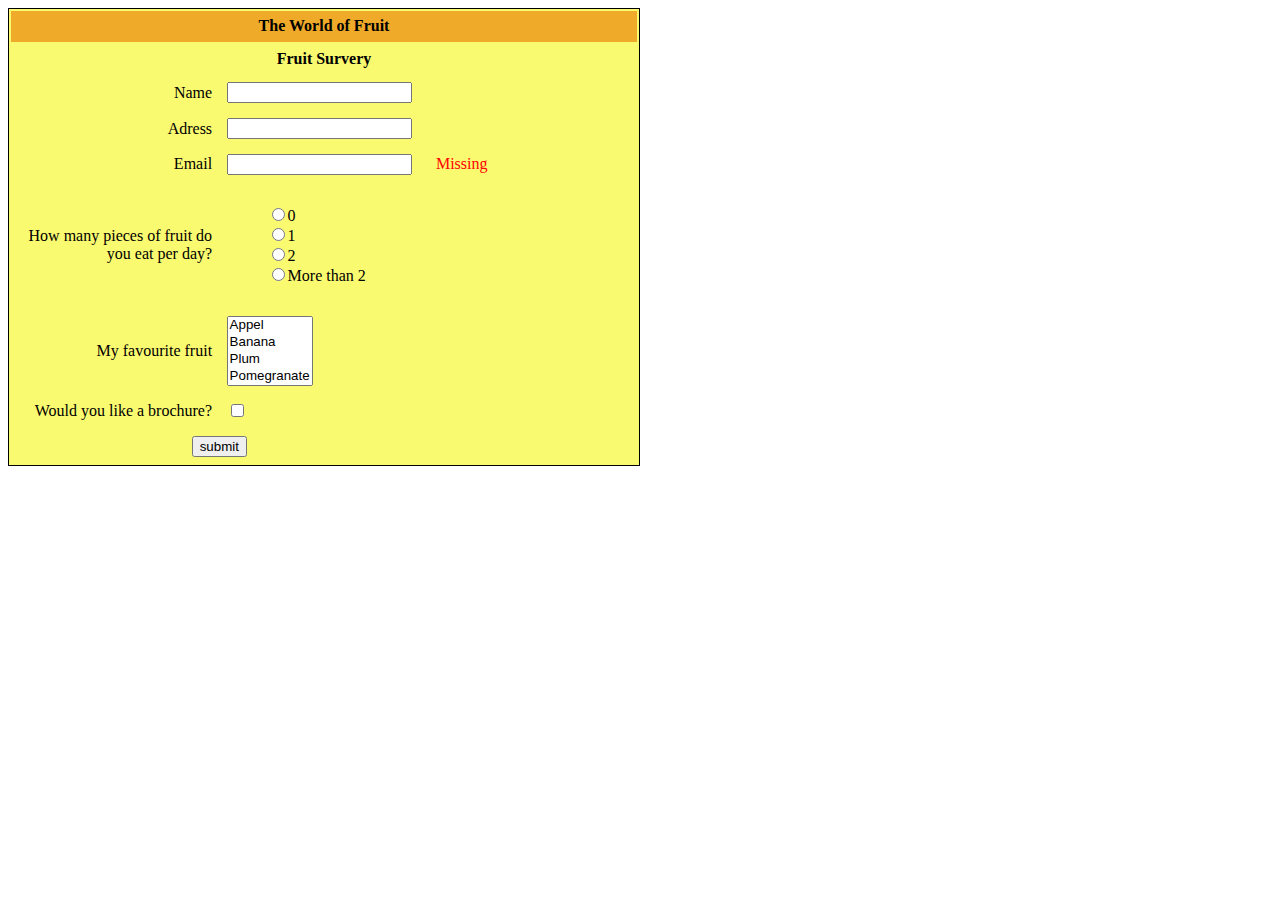
<file: U2_HTML/Acosta_Ternero_Alicia_U2_EXAMEN/ej4.html>
<!DOCTYPE html>
<html lang="en">
<head>
    <meta charset="UTF-8">
    <meta name="viewport" content="width=device-width, initial-scale=1.0">
    <title>ej4</title>
    <style>
        table{
            width: 50%;
            
        }
        td, th{
            width:30%;
            padding:1%;
        }

    </style>
</head>
<body>
    <form>
        <table style="border: 1px black solid; background-color: rgb(250, 250, 112);"> 
            <tr>
                <th style="background-color: rgb(240, 170, 41);" colspan="3">The World of Fruit</th>
            </tr>
            <tr>
                <th colspan="3">Fruit Survery</th>
            </tr>
            <tr>
                <td align="right"><label for="name">Name</label></td>
                <td><input type="text" name="name"></td>
            </tr>
            <tr>
                <td align="right"><label for="adress">Adress</label></td>
                <td><input type="text" name="adress"></td>
            </tr>
            <tr>
                <td align="right"><label for="email">Email</label></td>
                <td><input type="email" name="email"></td>
                <td style="color:red;">Missing</td>
            </tr>
            <tr>
                <td align="right"> <label for="cantidad"> How many pieces of fruit do you eat per day?</label></td>
                <td>
                    <ul style="list-style-type: none;">
                        <li><input type="radio" name="cantidad">0</li>
                        <li><input type="radio" name="cantidad">1</li>
                        <li><input type="radio" name="cantidad">2</li>
                        <li><input type="radio" name="cantidad">More than 2</li>
                    </ul>
                </td>
            </tr>
            <tr>
                <td align="right"> <label for="favourite">My favourite fruit</label></td>
                <td>
                    <select multiple name="favourite" size=4>
                        <option value="appel">Appel</option>
                        <option value="banana">Banana</option>
                        <option value="plum">Plum</option>
                        <option value="pomegrante">Pomegranate</option>
                        <option value="orange">Orange</option>
                    </select>
                </td>
            </tr>
            <tr>
                <td align="right"><label for="like">Would you like a brochure?</label></td>
                <td><input type="checkbox" name="like"></td>
            </tr>
            <tr>
                <td align="center" colspan="2"><input type="submit" name="submit" value="submit"></td>
            </tr>
        </table>
    </form>
</body>
</html>
</file>
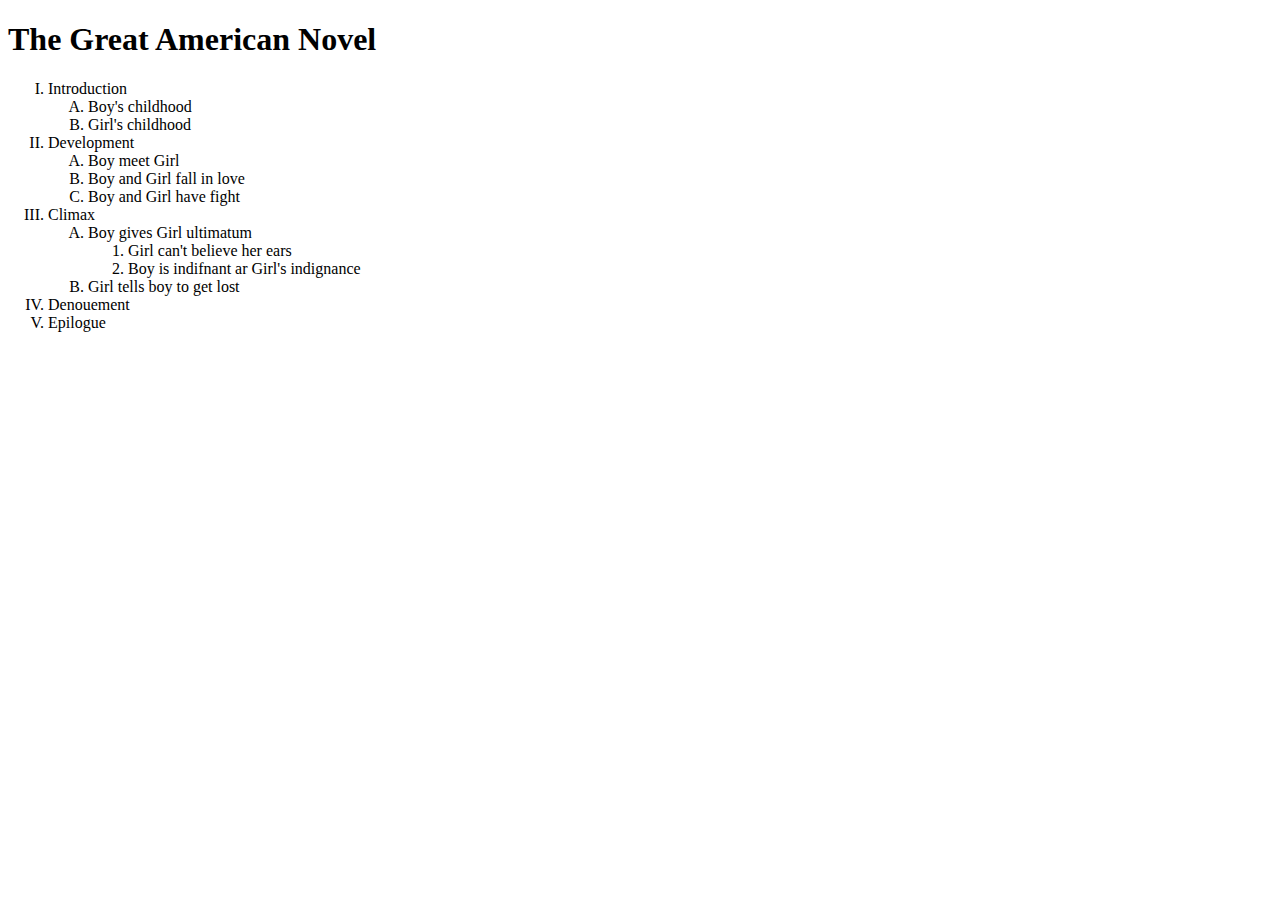
<file: U2_HTML/Acosta_Ternero_Alicia_U2_PRACTICA/ej1.html>
<!DOCTYPE html>
<html lang="en">
<head>
    <meta charset="UTF-8">
    <meta name="viewport" content="width=device-width, initial-scale=1.0">
    <title>ej1</title>
</head>
<body>
    <h1> The Great American Novel</h1>

    <ol type="I">
      <li>Introduction
          <ol type="A">
              <li>Boy's childhood</li>
              <li> Girl's childhood</li>
          </ol>
      </li>
      <li>Development
          <ol type="A">
              <li>Boy meet Girl</li>
              <li>Boy and Girl fall in love</li>
              <li>Boy and Girl have fight</li>
          </ol>
      </li>
      <li>Climax
        <ol type="A">
            <li> Boy gives Girl ultimatum
                <ol>
                    <li>Girl can't believe her ears</li>
                    <li>Boy is indifnant ar Girl's indignance</li>
                </ol>
            </li>
            <li>Girl tells boy to get lost</li>
        </ol>
      </li>
      <li>Denouement</li>
      <li>Epilogue</li>
    </ol>
</body>
</html>
</file>
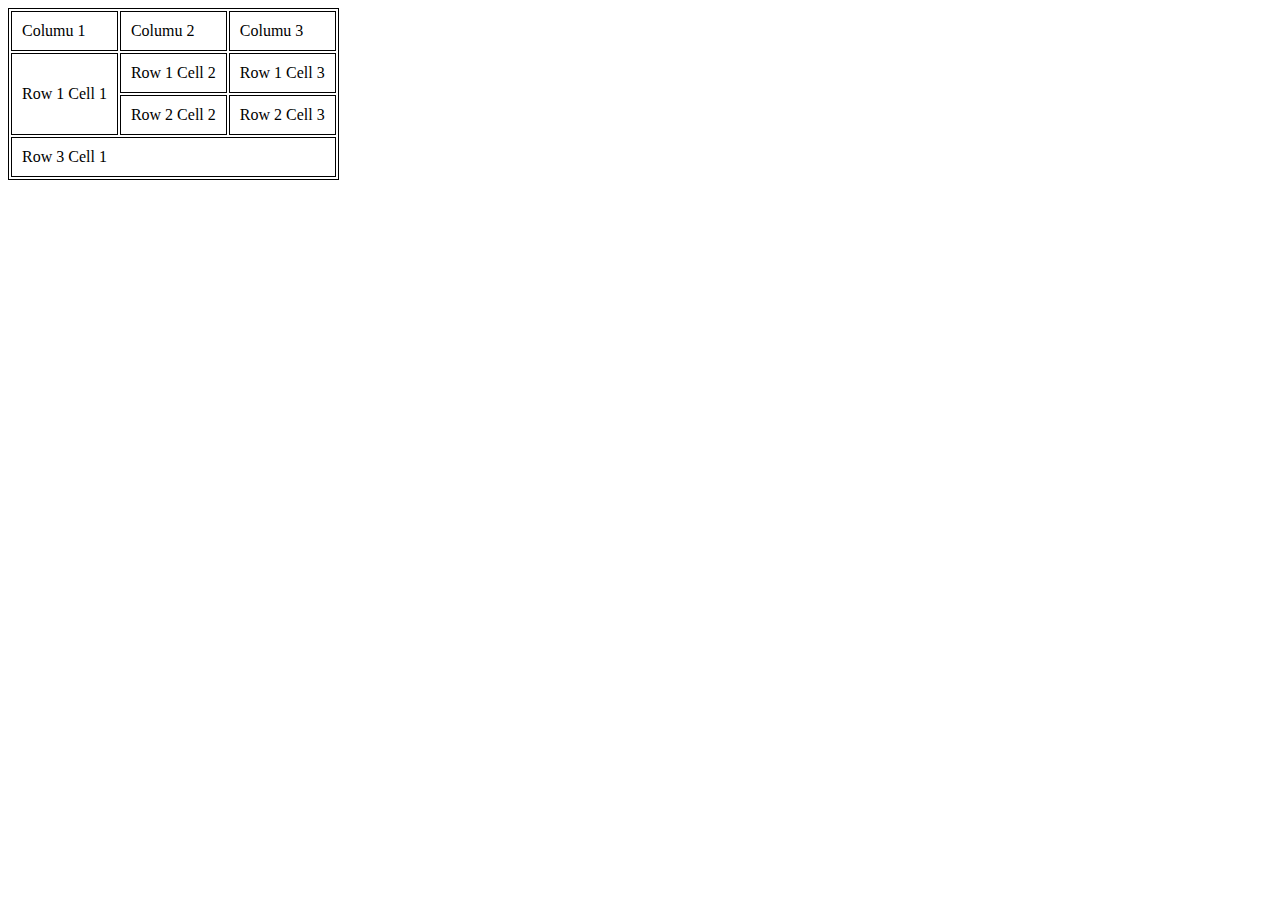
<file: U2_HTML/Acosta_Ternero_Alicia_U2_PRACTICA/ej2.html>
<!DOCTYPE html>
<html lang="en">
<head>
    <meta charset="UTF-8">
    <meta name="viewport" content="width=device-width, initial-scale=1.0">
    <title>ej2</title>
    <style>
        table{
            border:1px solid black;
        }
        td{
            border: 1px solid black;
            padding: 10px;
        }
    </style>
</head>
<body>
    <table>
        <tr>
            <td>Columu 1</td>
            <td>Columu 2</td>
            <td>Columu 3</td>
        </tr>
        <tr>
            <td rowspan="2">Row 1 Cell 1</td>
            <td> Row 1 Cell 2</td>
            <td>Row 1 Cell 3</td>
        </tr>
        <tr>
            <td>Row 2 Cell 2</td>
            <td> Row 2 Cell 3</td>
        </tr>
        <tr>
            <td colspan="3">Row 3 Cell 1</td>
        </tr>
    </table>
</body>
</html>
</file>
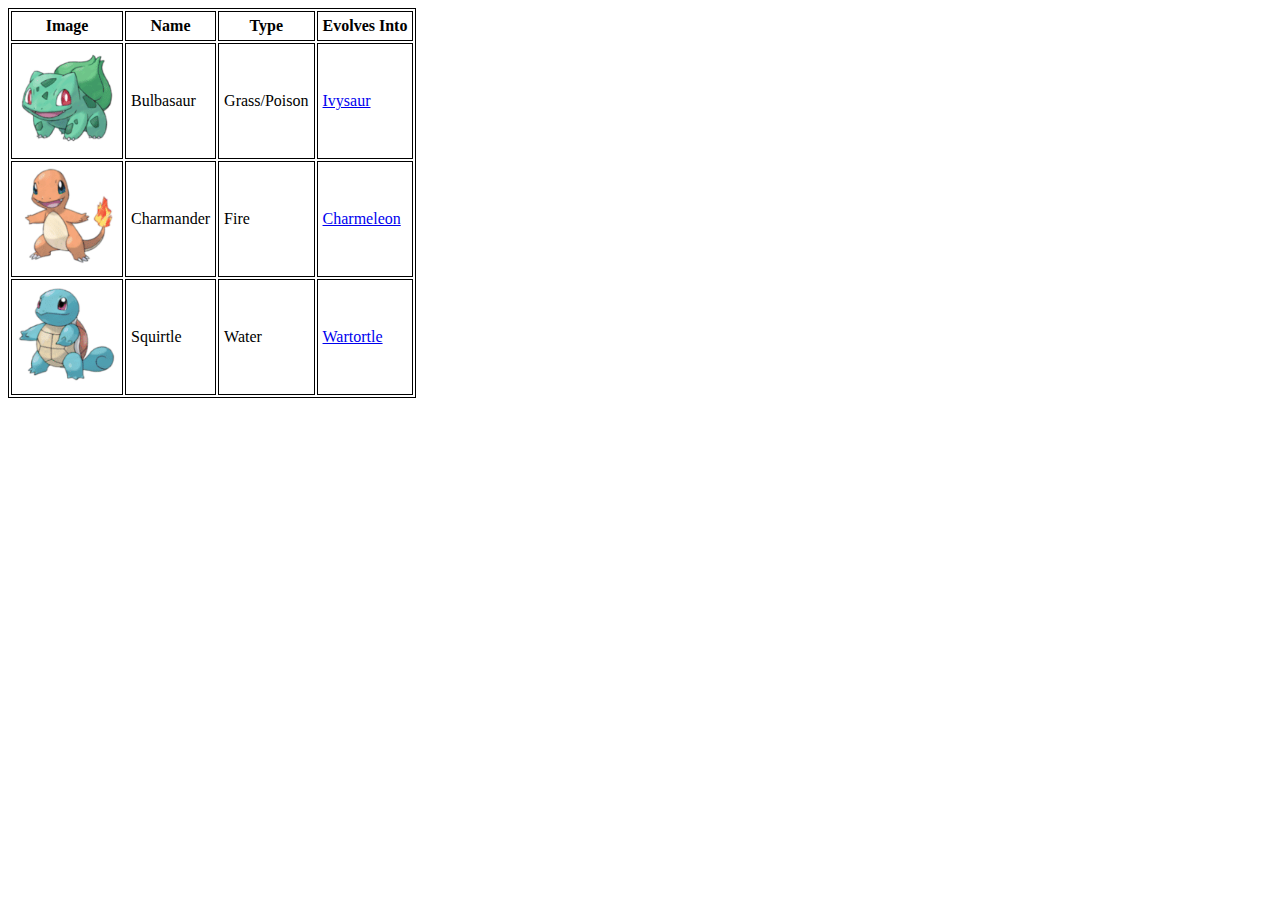
<file: U2_HTML/Acosta_Ternero_Alicia_U2_PRACTICA/ej3.html>
<!DOCTYPE html>
<html lang="en">
<head>
    <meta charset="UTF-8">
    <meta name="viewport" content="width=device-width, initial-scale=1.0">
    <title>ej3</title>
    <style>
        table{
            border:1px solid black;
        }
        
        th,
        td{
            border: 1px solid black;
            padding: 5px;
        }
    </style>
</head>
<body>
    <table>
        <tr>
            <th>Image</th>
            <th>Name</th>
            <th>Type</th>
            <th>Evolves Into</th>
        </tr>
        <tr>
            <td><img src="bulbasaur.png" style="width: 100px; height: 100px;"></td>
            <td>Bulbasaur</td>
            <td>Grass/Poison</td>
            <td><a href="https://www.pokemon.com/es/pokedex/ivysaur"> Ivysaur</a></td>
        </tr>
        <tr>
            <td><img src="charmander.png" style="width: 100px; height: 100px;"></td>
            <td>Charmander</td>
            <td>Fire</td>
            <td><a href="https://www.pokemon.com/es/pokedex/charmeleon">Charmeleon</a></td>
        </tr>
        <tr>
            <td><img src="squirtle.png" style="width: 100px; height: 100px;"></td>
            <td>Squirtle</td>
            <td>Water</td>
            <td><a href="https://www.pokemon.com/es/pokedex/wartortle">Wartortle</a></td>
        </tr>
    </table>
</body>
</html>
</file>
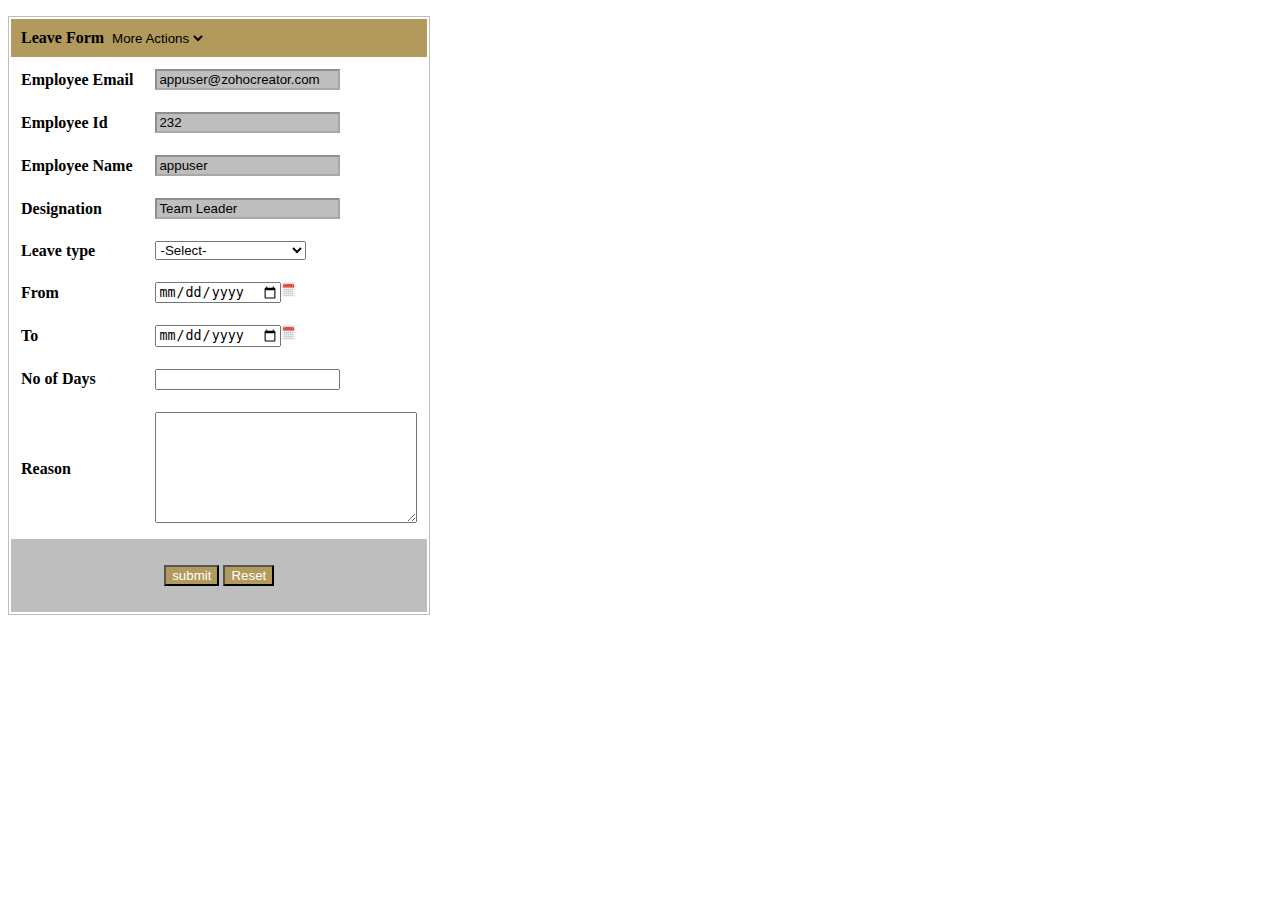
<file: U2_HTML/Acosta_Ternero_Alicia_U2_PRACTICA/ej4.html>
<!DOCTYPE html>
<html lang="en">
<head>
    <meta charset="UTF-8">
    <meta name="viewport" content="width=device-width, initial-scale=1.0">
    <title>ej4</title>
    <style>
        table{
            border:1px solid rgb(190, 190, 190)
        }
        label{
            font-weight: bold;
        }
        td{
            padding: 10px;
        }
    </style>
</head>
<body>
   <form>  
           <table>
               <tr>
                   <td colspan="2" style="background-color: rgb(177, 154, 92);" ><label for="actions">Leave Form</label>
                     <select id="actions" value="More Actions" style="border-style: none; background-color: rgb(177, 154, 92);">
                       <option selected>More Actions</option>
                       <option value="b">b. oju</option>
                       <option value="c">c. que cosas</option>
                    </select>
                    </td>
               </tr>
               <p></p>
               <tr>
                   <td><label for="email">Employee Email</label></td>
                   <td>
                       <input type="email" id="email" value="appuser@zohocreator.com" disabled style="background-color: rgb(190, 190, 190); color: black;"> 
                    </td>
               </tr>
               <tr>
                    <td><label for="id">Employee Id</label></td>
                    <td><input type="number" id="id" value="232" disabled style="background-color: rgb(190, 190, 190); color: black;"/></td>
               </tr>
               <tr>
                    <td><label for="name">Employee Name</label></td>
                    <td><input type="text" id="name" value="appuser"  disabled style="background-color: rgb(190, 190, 190); color: black;"/></td>
               </tr>
               <tr>
                    <td><label for="designation">Designation</label></td>
                    <td><input type="text" id="designation" value="Team Leader" disabled style="background-color: rgb(190, 190, 190); color: black;"/></td>
               </tr>
               <tr>
                    <td><label for="leave">Leave type</label></td>
                    <td>
                        <select id="leave" required>
                            <option selected>-Select-</option>
                            <option value="1">1. EL breakdance</option>
                            <option value="2">2. EL crusaito</option>
                            <option value="3">3. El Michael Jackson</option>
                            <option value="4">4. El robocop</option>
                        </select>
                    </td>
               </tr>
               <tr>
                    <td><label for="from">From</label></td>
                    <td><input type="date" id="from" required/><img src="calendario.png" style="width: 15px; height: 15px;"></td>
               </tr>
               <tr>
                    <td><label for="to">To</label></td>
                    <td><input type="date" id="to" required/><img src="calendario.png" style="width: 15px; height: 15px;"></td>
               </tr>
               <tr>
                    <td><label for="days">No of Days</label></td>
                    <td><input type="number" id="days" /></td>
               </tr>
               <tr>
                    <td><label for="reason">Reason</label></td>
                    <td><textarea id="reason" rows="7" cols="30"></textarea></td>
               </tr>

               <tr>
                   <td colspan="2" style="background-color: rgb(190, 190, 190); text-align: center;" >
                        <p>
                            <input type="submit" value="submit" style="background-color: rgb(177, 154, 92); color: white;">
                            <input type="reset" value="Reset" style="background-color: rgb(177, 154, 92); color: white;">
                        </p>
                   </td>
               </tr>

           </table>
       
      
   </form> 
</body>
</html>
</file>
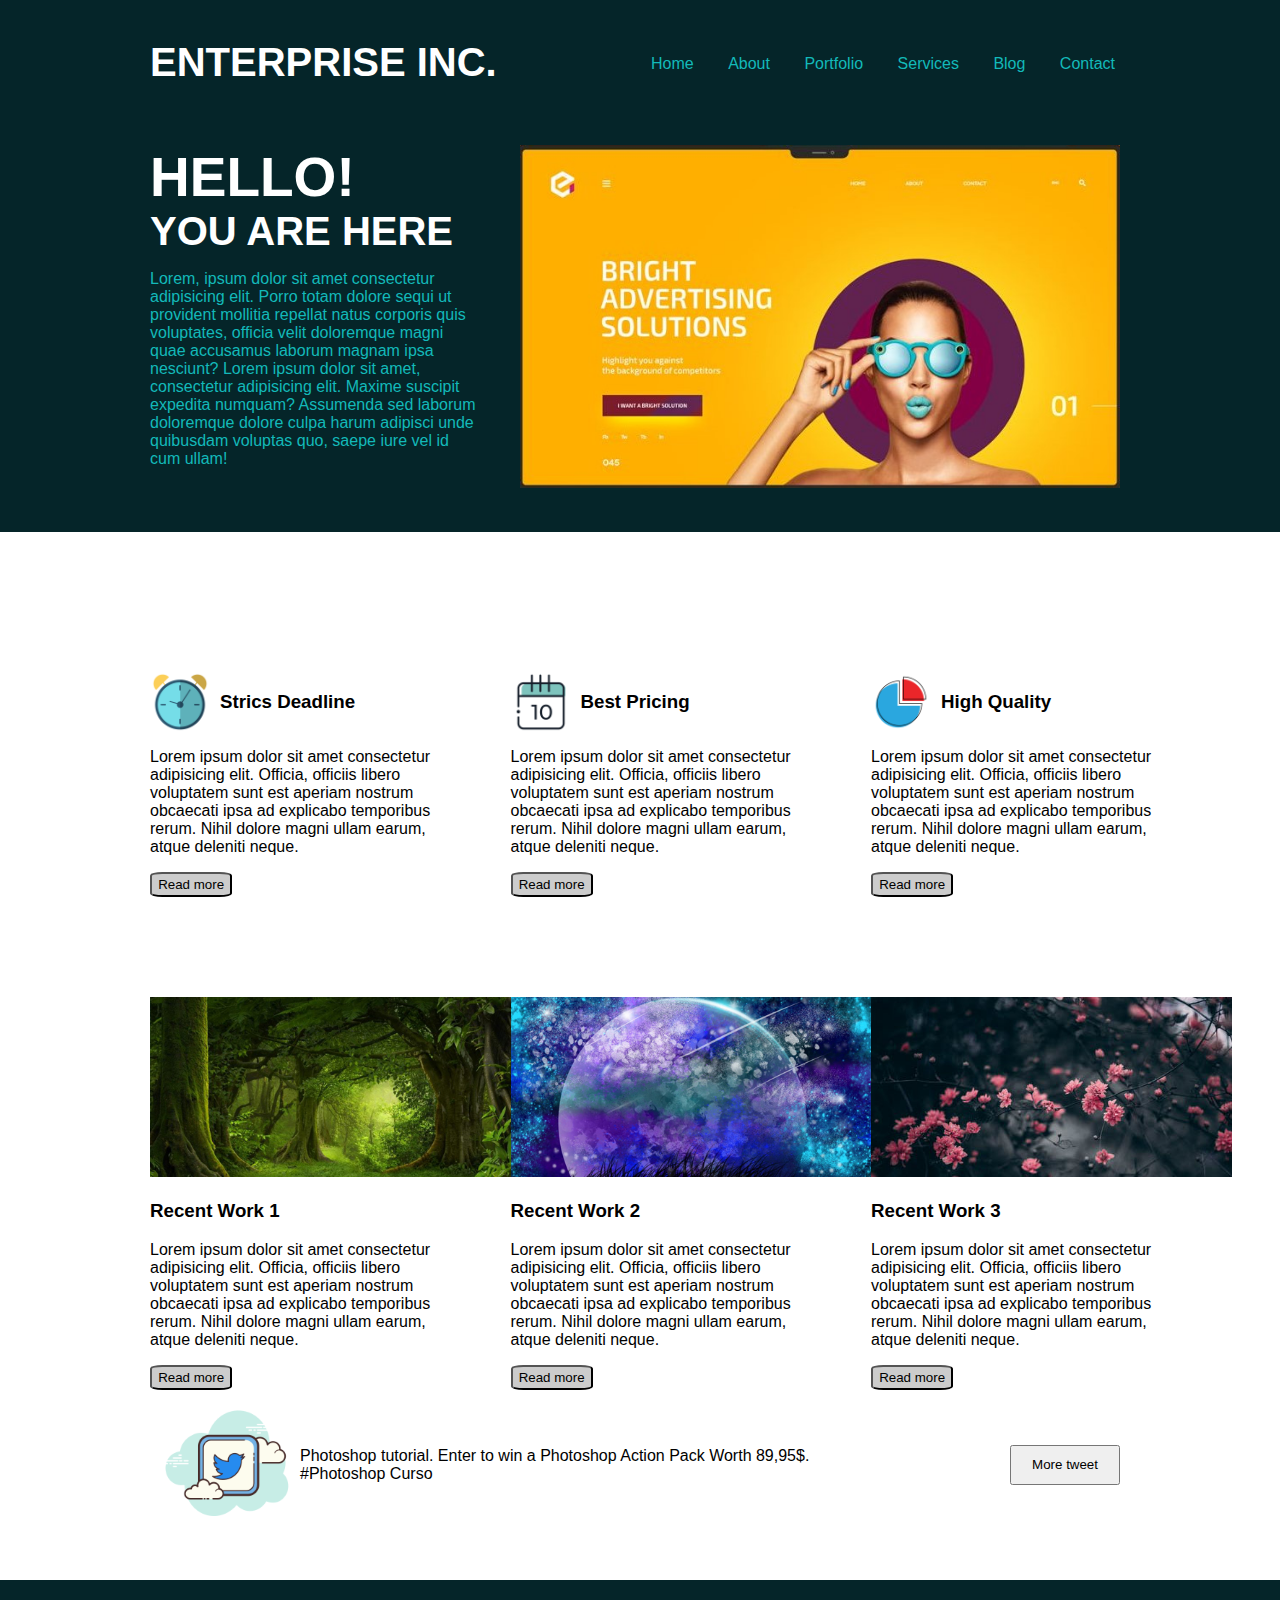
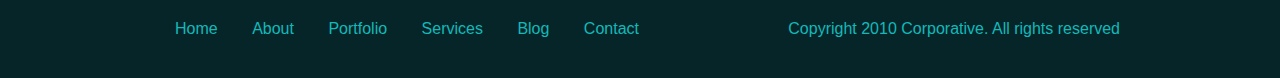
<file: U4_Maquetación/Acosta_Ternero_Alicia_U4_T3/LayoutAlicia.html>
<!DOCTYPE html>
<html lang="en">

<head>
    <meta charset="UTF-8">
    <meta name="viewport" content="width=device-width, initial-scale=1.0">
    <title>Proyecto Práctico - Layout Alicia Acosta</title>
    <link href="Layout.css" rel="stylesheet" type="text/css" />
</head>

<body>
    <div>
        <div class="header">
            <div class="cabecera1">
                <h1 class="enterprise"> ENTERPRISE INC.</h1>
                <nav class="menuportada">
                        <a href="#" class="nav-item">Home</a>
                        <a href="#" class="nav-item">About</a>
                        <a href="#" class="nav-item">Portfolio</a>
                        <a href="#" class="nav-item">Services</a>
                        <a href="#" class="nav-item">Blog</a>
                        <a href="#" class="nav-item">Contact</a>
                </nav>
            </div>
            <div class="cabecera2">
                <div class="textportada">
                    <h1>HELLO!</h1>
                    <h2>YOU ARE HERE</h2>
                     <p>Lorem, ipsum dolor sit amet consectetur adipisicing elit. 
                        Porro totam dolore sequi ut provident mollitia repellat natus corporis quis voluptates, 
                        officia velit doloremque magni quae accusamus laborum magnam ipsa nesciunt? Lorem ipsum dolor sit amet, consectetur adipisicing elit. 
                        Maxime suscipit expedita numquam? Assumenda sed laborum doloremque 
                        dolore culpa harum adipisci unde quibusdam voluptas quo, saepe iure vel id cum ullam!
                    </p>
                </div>
                <div class="imgportada">
                    <img src="img/principal.jpeg" class="fotoportada"/>
                </div> 
            </div>
        </div>      

        <div class="main">
            
                <div class="section">
                    <div class="tituloPrimeraLinea">
                        <img src="img/reloj.png"/>
                        <h3>Strics Deadline</h3>
                    </div>
                        <p>
                            Lorem ipsum dolor sit amet consectetur adipisicing elit. 
                            Officia, officiis libero voluptatem sunt est aperiam nostrum obcaecati ipsa ad explicabo 
                            temporibus rerum. Nihil dolore magni ullam earum, atque deleniti neque.
                        </p>
                        <input type="button" value="Read more">
                    
                </div>
                <div class="section">
                    <div class="tituloPrimeraLinea">
                        <img src="img/calendario.png"/>
                        <h3>Best Pricing</h3>
                    </div>
                        <p>
                            Lorem ipsum dolor sit amet consectetur adipisicing elit. 
                            Officia, officiis libero voluptatem sunt est aperiam nostrum obcaecati ipsa ad explicabo 
                            temporibus rerum. Nihil dolore magni ullam earum, atque deleniti neque.
                        </p>
                        <input type="button" value="Read more">
                    
                </div>
                <div class="section">
                    <div class="tituloPrimeraLinea">
                        <img src="img/grafica.png"/>
                        <h3>High Quality</h3>
                    </div>
                        <p>
                            Lorem ipsum dolor sit amet consectetur adipisicing elit. 
                            Officia, officiis libero voluptatem sunt est aperiam nostrum obcaecati ipsa ad explicabo 
                            temporibus rerum. Nihil dolore magni ullam earum, atque deleniti neque.
                        </p>
                        <input type="button" value="Read more">
                    
                </div>
          

           
                <div class="section">
                        <img class="picture" src="img/imagen11.jpg"/>   
                        <h3>Recent Work 1</h3>
                        <p>
                            Lorem ipsum dolor sit amet consectetur adipisicing elit. 
                            Officia, officiis libero voluptatem sunt est aperiam nostrum obcaecati ipsa ad explicabo 
                            temporibus rerum. Nihil dolore magni ullam earum, atque deleniti neque.
                        </p>
                        <input type="button" value="Read more">
                </div>
                <div class="section">
                        <img class="picture" src="img/imagen22.jpg"/>   
                        <h3>Recent Work 2</h3>
                        <p>
                            Lorem ipsum dolor sit amet consectetur adipisicing elit. 
                            Officia, officiis libero voluptatem sunt est aperiam nostrum obcaecati ipsa ad explicabo 
                            temporibus rerum. Nihil dolore magni ullam earum, atque deleniti neque.
                        </p>
                        <input type="button" value="Read more">
                    
                </div>
                <div class="section">
                    
                        <img class="picture" src="img/imagen33.jpg"/>   
                        <h3>Recent Work 3</h3>
                        <p>
                            Lorem ipsum dolor sit amet consectetur adipisicing elit. 
                            Officia, officiis libero voluptatem sunt est aperiam nostrum obcaecati ipsa ad explicabo 
                            temporibus rerum. Nihil dolore magni ullam earum, atque deleniti neque.
                        </p>
                        <input type="button" value="Read more">
                    
                </div>
                
                <div class="piePagina">
                    
                    <div class="textopiePagina">
                        <img src="img/twitter.png" />
                        <div>
                            <p> Photoshop tutorial. Enter to win a Photoshop Action Pack Worth 89,95$.</p>
                            <a href="https://www.domestika.org/es/courses/1683-adobe-photoshop-avanzado">#Photoshop Curso</a>
                        </div>
                        
                    </div>
                    <input type="button" value="More tweet">
                </div>
                    
        </div>


        <footer>
            <nav>
                <a href="#" class="nav-item">Home</a>
                <a href="#" class="nav-item">About</a>
                <a href="#" class="nav-item">Portfolio</a>
                <a href="#" class="nav-item">Services</a>
                <a href="#" class="nav-item">Blog</a>
                <a href="#" class="nav-item">Contact</a>
            </nav>
            Copyright 2010 Corporative. All rights reserved
        </footer>

    </div>

</body>
</file>
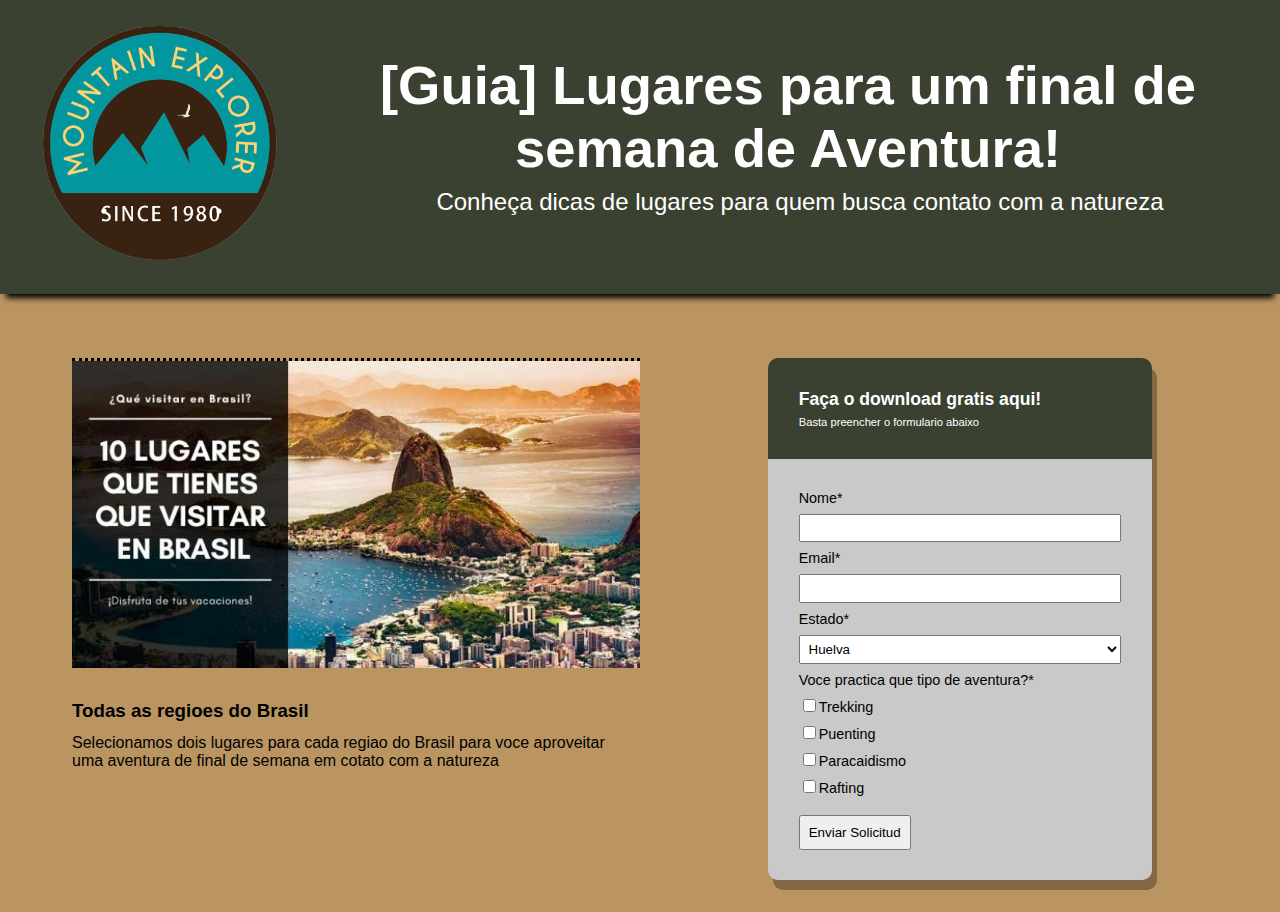
<file: U5_Diseño_Responsive/Acosta_Ternero_Alicia_U5_T1_Layout_Responsivo/Estructura.html>
<!DOCTYPE html>
<html lang="en">
  <head>
    <meta charset="UTF-8" />
    <meta name="viewport" content="width=device-width, initial-scale=1.0" />
    <meta http-equiv="X-UA-Compatible" content="ie=edge" />
    <title>Proyecto Práctico - Layout Alicia Acosta Disenio Responsivo</title>
    <link href="estilos.css" rel="stylesheet" type="text/css" />

  </head>

  <body>
   <div class="container">

    <header>
        <div id="logoportada"><img src="img/logo1.png"></div>
        <div class= "textoportada">
            <h1>[Guia] Lugares para um final de semana de Aventura!</h1>
            <p>Conheça dicas de lugares para quem busca contato com a natureza</p>  
        </div>        

    </header>

    <main>

        <div class="centro">
            <img src="img/lugares.jpg">
            <h3>Todas as regioes do Brasil</h3>
            <p>Selecionamos dois lugares para cada regiao do Brasil para voce aproveitar uma aventura de final de semana em cotato com a natureza</p>
        </div>

        <div class="formulario_completo">
            <div class="formulario_encabezado">
                <h3>Faça o download gratis aqui!</h3>
                <p>Basta preencher o formulario abaixo</p>
            </div>
            <div class="formulario">
                <form>
                    <div><label for="nombre">Nome*</label></div>
                    <div><input type="text" id="nombre"/></div>
                    <div><label for="email">Email*</label></div>
                    <div><input type="email" id="email"/></div>
                    <div><label for="estado">Estado*</label></div>
                    <div><select id="estado">
                        <option>Huelva</option>
                        <option>Sevilla</option>
                        <option>Cádiz</option>
                        <option>Córdoba</option>
                        <option>Jaén</option>
                        <option>Granada</option>
                        <option>Málaga</option>
                        <option>Almería</option>
                    </select></div>
                    <div><label for="aventura">Voce practica que tipo de aventura?*</label></div>
                    <div><input type="checkbox" id="aventura" value="trekking" />Trekking</div>
                    <div><input type="checkbox" id="aventura" value="puenting" />Puenting</div>
                    <div><input type="checkbox" id="aventura" value="paracaidismo" />Paracaidismo</div>
                    <div><input type="checkbox" id="aventura" value="rafting" />Rafting</div>
                    <p><input type="submit" value="Enviar Solicitud" /></p>
                </form>
            </div>
        </div>
        <div>
            
        </div>
    </main>
   </div>
  </body>

  
</html>
</file>
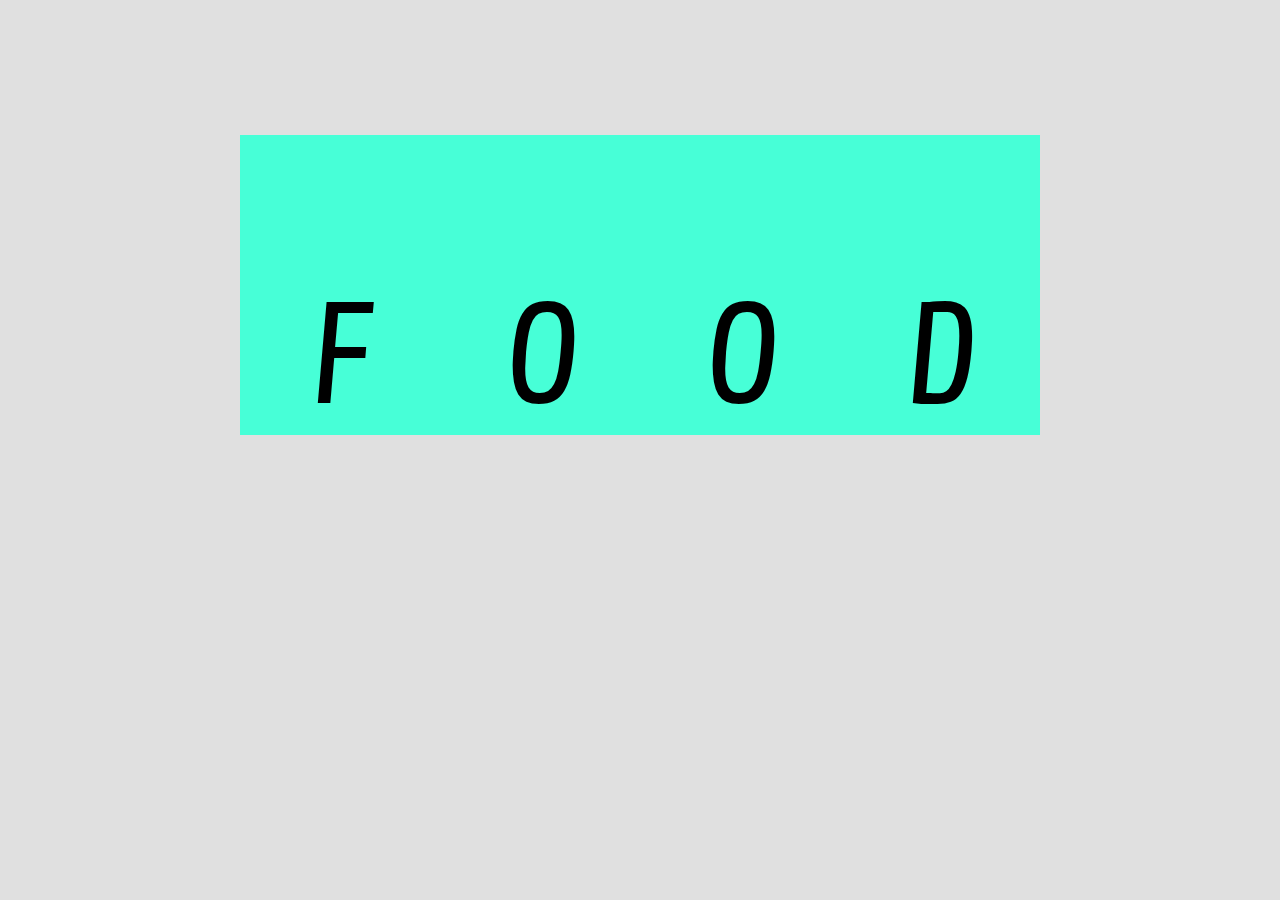
<file: U5_Diseño_Responsive/Acosta_Ternero_Trabajo_Animacion_CSS/estructura.html>
<!DOCTYPE html>
<html lang="en">

    <head>
        <meta charset="UTF-8" />
        <meta name="viewport" content="width=device-width, initial-scale=1.0" />
        <meta http-equiv="X-UA-Compatible" content="ie=edge" />
        <title>Proyecto Práctico - Animacion Alicia Acosta</title>
        <link href="estilos.css" rel="stylesheet" type="text/css" />
    
    </head>

    <body>
        <div class="container">
          <div class="panel">
            <div class="panel-inner">
              <div class="panel-front">
                <p>F</p>
              </div>
              <div class="panel-back">
                <p>S</p>
              </div>
            </div>
          </div>
          <div class="panel">
            <div class="panel-inner">
              <div class="panel-front">
                <p>O</p>
              </div>
              <div class="panel-back">
                <p>H</p>
              </div>
      
            </div>
          </div>
          <div class="panel">
            <div class="panel-inner">
              <div class="panel-front">
                <p>O</p>
              </div>
              <div class="panel-back">
                <p>O</p>
              </div>
            </div>
          </div>
          <div class="panel">
            <div class="panel-inner">
              <div class="panel-front">
                <p>D</p>
              </div>
              <div class="panel-back">
                <p>P</p>
              </div>
      
            </div>
          </div>
        </div>
      
      </body>
      
      </html>


</html>
</file>
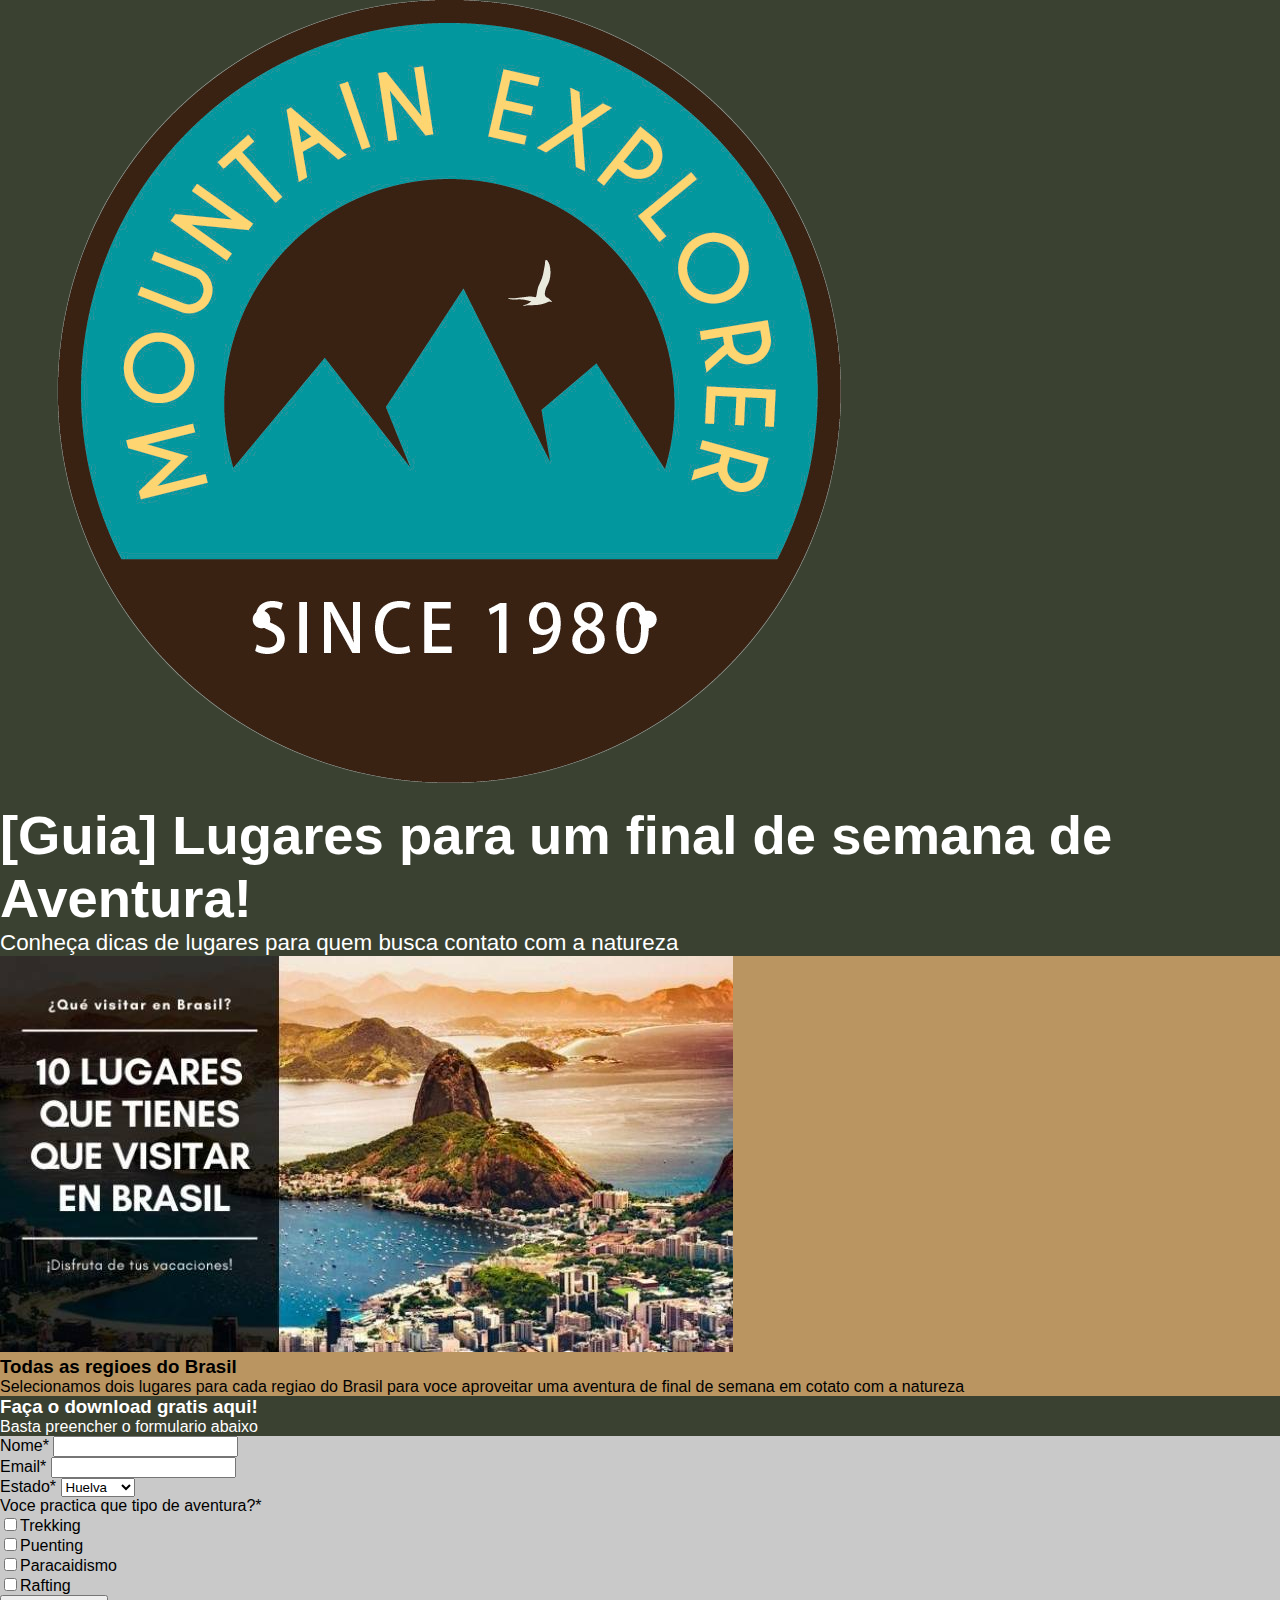
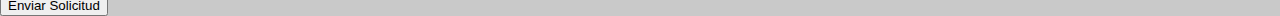
<file: U6_BOOTSTRAP/Acosta_Ternero_U6_T1_Layout_BootStrap/Estructura.html>
<!DOCTYPE html>
<html lang="en">
  <head>
    <meta charset="UTF-8" />
    <meta name="viewport" content="width=device-width, initial-scale=1.0" />
    <meta http-equiv="X-UA-Compatible" content="ie=edge" />
    <title>Proyecto Práctico - Layout Alicia Acosta Disenio Responsivo</title>
    <link href="estilos.css" rel="stylesheet" type="text/css" />
    <link rel="stylesheet" href="https://cdn.jsdelivr.net/npm/bootstrap@4.6.0/dist/css/bootstrap.min.css" integrity="sha384-B0vP5xmATw1+K9KRQjQERJvTumQW0nPEzvF6L/Z6nronJ3oUOFUFpCjEUQouq2+l" crossorigin="anonymous">
    <script src="https://code.jquery.com/jquery-3.5.1.slim.min.js" integrity="sha384-DfXdz2htPH0lsSSs5nCTpuj/zy4C+OGpamoFVy38MVBnE+IbbVYUew+OrCXaRkfj" crossorigin="anonymous"></script>
    <script src="https://cdn.jsdelivr.net/npm/bootstrap@4.6.0/dist/js/bootstrap.bundle.min.js" integrity="sha384-Piv4xVNRyMGpqkS2by6br4gNJ7DXjqk09RmUpJ8jgGtD7zP9yug3goQfGII0yAns" crossorigin="anonymous"></script>

  </head>

  <body>
    <div class="container-fluid">
        
      <header class="row justify-content-around p-4 ">
        <div class="col-lg-2 col-3"><img class="img-fluid" src="img/logo1.png"></div>
        <div class= "col-8 text-center">
            <h1>[Guia] Lugares para um final de semana de Aventura!</h1>
            <p>Conheça dicas de lugares para quem busca contato com a natureza</p>  
        </div>  
      </header>

      <main class="row justify-content-around pt-5 pb-3 pl-sm-4">
        <div class="col-sm-6 order-sm-2 order-lg-1">
          <img class="img-fluid" src="img/lugares.jpg">
          <h3 class="mt-4 mb-3 font-weight-bold">Todas as regioes do Brasil</h3>
          <p>Selecionamos dois lugares para cada regiao do Brasil para voce aproveitar uma aventura de final de semana em cotato com a natureza</p>
        </div>

        <div class="col-sm-5 col-lg-4 order-sm-1  order-lg-2 mr-sm-5">
          <div class="formulario_encabezado p-4 rounded-top ">
              <h3>Faça o download gratis aqui!</h3>
              <p class="mb-0">Basta preencher o formulario abaixo</p>
          </div>
          <div class="formulario p-4 rounded-bottom shadow p-3 mb-5 bg-black">
              <form>
                  <div class="form-group">
                    <label for="nombre">Nome*</label>
                    <input type="text" class="form-control" id="nombre" />
                  </div>
                  
                  <div class="form-group">
                    <label for="email">Email*</label>
                    <input type="email" class="form-control" id="email"/>
                  </div>
                  
                  <div class="form-group">
                    <label for="estado">Estado*</label>
                    <select id="estado" class="form-control">
                      <option>Huelva</option>
                      <option>Sevilla</option>
                      <option>Cádiz</option>
                      <option>Córdoba</option>
                      <option>Jaén</option>
                      <option>Granada</option>
                      <option>Málaga</option>
                      <option>Almería</option>
                    </select>
                  </div>
                  
                  <div class="form-group form-check">
                    <label class="form-check-label" for="aventura">Voce practica que tipo de aventura?*</label>
                    <div><input type="checkbox" class="form-check-input" id="aventura" value="trekking" />Trekking</div>
                    <div><input type="checkbox" class="form-check-input" id="aventura" value="puenting" />Puenting</div>
                    <div><input type="checkbox" class="form-check-input" id="aventura" value="paracaidismo" />Paracaidismo</div>
                    <div><input type="checkbox" class="form-check-input" id="aventura" value="rafting" />Rafting</div>
                  </div>

                  <input type="submit" class="btn btn-primary" value="Enviar Solicitud" />
              </form>
          </div>
      </div>



      </main>

    </div>
  </body>
  
</html>
</file>
<file: U5_Diseño_Responsive/Acosta_Ternero_Alicia_U5_Examen/Estilos.css>
*{
    -webkit-box-sizing: border-box;
    -moz-box-sizing: border-box;
    box-sizing: border-box;
}

body{
    margin:0px;
}

.container{
    width: 100%;
}

header{
    background-color: rgb(51, 48, 48);
    display: flex;
    justify-content: flex-start;
    padding: 0.7rem;
}

.menu img{
    width: 100%;
}

.menu{
    width: 30%;
}

#menu_lineas {
     color: white;
    margin-top: 0.5rem;
}

main{
    background-color: grey;
}

.buscador{
    display: none;
}

.menu nav{
    display: none;
}

.formulario input, label{
    display: none;
}

.formulario button {
    padding:1rem;
    background-color: plum;
    color:white;
    border-radius: 10px;
    font-style: bold;
    margin: 0.7rem;
}

#texto_principal{
    padding: 0.7rem;
}

main h2{
    color: white;
    text-align: center;
    margin: 0%;
}

#texto_secundario{
    background-color: rgb(51, 48, 48);
    font-size: 0.9rem;
    padding: 0.7rem;
    margin: 0%;
}


.catalogo{
    background-color:rgb(179, 174, 174);
    padding:1rem;
    display: flex;
    justify-content: start;
   
}



@media screen and (min-width:576px){

}


@media screen and (min-width:992px){

    header{
        padding: 2rem;
    }

    #menu_lineas {
        display: none;
   }
   .menu{
    display: flex;
    justify-content: space-between;
    width: 40%;
}
    
   .menu nav{
    display: inline;
    color: white;
    }

    nav ul{
        list-style: none;
    }
    ul{
        display: flex;
    }
    li{
        padding-right: 1rem;
    }
  
    .buscador{
        display: inline;
        color: white;
    }

    .formulario input, label{
        display: inline;
    }

  section{
      background-color: white;
      width: 60%;
  }

}
</file>
<file: U7_SASS/Acosta_Ternero_Alicia_U7_SASS_EXAMEN/css/style.css>
.table {
  margin: 1rem 0;
  overflow-y: auto;
}
.table .header {
  font-weight: bolder;
  font-size: 40px;
  display: flex;
  flex-direction: row;
}
.table .row {
  display: flex;
  flex-direction: row;
}

.sidebar {
  position: absolute;
  width: 30%;
  height: 40%;
  color: blue;
  background-color: white;
  border-color: #e43500;
}

.sidebar img {
  width: 20%;
}

li, a {
  text-decoration: none;
}

.header {
  border-bottom: 1px solid #DDD;
}

.container {
  margin: 30px auto;
  width: 40%;
  color: #DDD;
  background-color: #222;
  padding: 3rem;
  position: relative;
}

/*# sourceMappingURL=style.css.map */
</file>
<file: U7_SASS/Acosta_Ternero_Alicia_U7_SASS_EXAMEN/sassdoc/assets/css/main.css>
.container:after,.header:after,.searchbar:after{content:"";display:table;clear:both}.visually-hidden{width:1px;height:1px;position:absolute;padding:0;margin:-1px;overflow:hidden;clip:rect(0 0 0 0);border:0}.sidebar__title{text-overflow:ellipsis;overflow:hidden;white-space:nowrap}code[class*='language-'],pre[class*='language-']{color:black;text-shadow:0 1px white;font-family:Consolas, Monaco, 'Andale Mono', monospace;direction:ltr;text-align:left;white-space:pre;word-spacing:normal;word-break:normal;-moz-tab-size:4;-o-tab-size:4;tab-size:4;-webkit-hyphens:none;-moz-hyphens:none;-ms-hyphens:none;hyphens:none}pre[class*='language-']::-moz-selection,pre[class*='language-'] ::-moz-selection,code[class*='language-']::-moz-selection,code[class*='language-'] ::-moz-selection{text-shadow:none;background:#b3d4fc}pre[class*='language-']::selection,pre[class*='language-'] ::selection,code[class*='language-']::selection,code[class*='language-'] ::selection{text-shadow:none;background:#b3d4fc}@media print{code[class*='language-'],pre[class*='language-']{text-shadow:none}}pre[class*='language-']{padding:1em;margin:.5em 0;overflow:auto}:not(pre)>code[class*='language-'],pre[class*='language-']{background:white}:not(pre)>code[class*='language-']{padding:.1em;border-radius:.3em}.token.comment,.token.prolog,.token.doctype,.token.cdata{color:slategray}.token.punctuation{color:#999}.namespace{opacity:.7}.token.property,.token.tag,.token.boolean,.token.number,.token.constant,.token.symbol{color:#905}.token.selector,.token.attr-name,.token.string,.token.builtin{color:#690}.token.operator,.token.entity,.token.url,.language-css .token.string,.style .token.string,.token.variable{color:#a67f59;background:rgba(255,255,255,0.5)}.token.atrule,.token.attr-value,.token.keyword{color:#07a}.token.regex,.token.important{color:#e90}.token.important{font-weight:bold}.token.entity{cursor:help}html{-webkit-box-sizing:border-box;-moz-box-sizing:border-box;box-sizing:border-box}*,*::after,*::before{-webkit-box-sizing:inherit;-moz-box-sizing:inherit;box-sizing:inherit}body{font:1em/1.35 "Open Sans","Helvetica Neue Light","Helvetica Neue","Helvetica","Arial",sans-serif;overflow:auto;margin:0}a{transition:0.15s;text-decoration:none;color:#dd5a6f}a:hover,a:hover code{color:#333}table p{margin:0 0 .5rem}:not(pre)>code{color:#dd5a6f;white-space:nowrap;font-weight:normal}@media (max-width: 800px){table,tbody,tr,td,th{display:block}thead{width:1px;height:1px;position:absolute;padding:0;margin:-1px;overflow:hidden;clip:rect(0 0 0 0);border:0}tr{padding-bottom:1em;margin-bottom:1em;border-bottom:2px solid #ddd}td::before,th::before{content:attr(data-label) ": ";text-transform:capitalize;font-weight:bold}td p,th p{display:inline}}.layout-toggle{display:none}@media (min-width: 801px){.layout-toggle{position:absolute;top:8px;left:20px;font-size:2em;cursor:pointer;color:white;display:block}}@media (min-width: 801px){.sidebar-closed .sidebar{-webkit-transform:translateX(-280px);-ms-transform:translateX(-280px);transform:translateX(-280px)}.sidebar-closed .main{padding-left:0}.sidebar-closed .header{left:0}}.list-unstyled{padding-left:0;list-style:none;line-height:1.5;margin-top:0;margin-bottom:1.5rem}.list-inline li{display:inline-block}.container{max-width:100%;width:1170px;margin:0 auto;padding:0 2rem}.relative{position:relative}.clear{clear:both}.header{position:fixed;top:0;right:0;left:280px;box-shadow:0 2px 5px rgba(0,0,0,0.26);padding:1em 0;background:#dd5a6f;color:#e0e0e0;z-index:4000}@media (max-width: 800px){.header{left:0}}@media (min-width: 801px){.header{transition:0.2s cubic-bezier(0.215, 0.61, 0.355, 1)}}.header__title{font-weight:500;text-align:center;margin:0 0 0.5em 0}.header__title a{color:#e0e0e0}@media (min-width: 801px){.header__title{float:left;font-size:1em;margin-top:.25em;margin-bottom:0}}.searchbar{display:inline-block;float:right}@media (max-width: 800px){.searchbar{display:block;float:none}}.searchbar__form{float:right;position:relative}@media (max-width: 800px){.searchbar__form{float:none}}@media (min-width: 801px){.searchbar__form{min-width:15em}}.searchbar__field{border:none;padding:0.5em;font-size:1em;margin:0;width:100%;box-shadow:0 1.5px 4px rgba(0,0,0,0.24),0 1.5px 6px rgba(0,0,0,0.12);border:1px solid #e0e0e0}.searchbar__suggestions{position:absolute;top:100%;right:0;left:0;box-shadow:0 1.5px 4px rgba(0,0,0,0.24),0 1.5px 6px rgba(0,0,0,0.12);border:1px solid #e0e0e0;background:white;padding:0;margin:0;list-style:none;z-index:2}.searchbar__suggestions:empty{display:none}.searchbar__suggestions .selected{background:#ddd}.searchbar__suggestions li{border-bottom:1px solid #e0e0e0}.searchbar__suggestions li:last-of-type{border:none}.searchbar__suggestions a{display:block;padding:0.5em;font-size:0.9em}.searchbar__suggestions a:hover,.searchbar__suggestions a:active,.searchbar__suggestions a:focus{background:#e0e0e0}.searchbar__suggestions code{margin-right:.5em}@media (min-width: 801px){.sidebar{position:fixed;top:0;bottom:0;left:0;overflow:auto;box-shadow:1px 0 1.5px rgba(0,0,0,0.12);width:280px;z-index:2;border-right:1px solid #e0e0e0;transition:0.2s cubic-bezier(0.215, 0.61, 0.355, 1)}}@media (max-width: 800px){.sidebar{margin-top:4em}}.sidebar__annotation{color:#5c4863}.sidebar__item{font-size:0.9em}.sidebar__item a{padding:0.5em 4.5em;display:block;text-decoration:none;color:#333}.sidebar__item:hover,.sidebar__item:active,.sidebar__item:focus{background:#e0e0e0}.sidebar__item.is-collapsed+*{display:none}.sidebar__item--heading{padding:1em 1.5em}.sidebar__item--heading a{font-weight:bold}.sidebar__item--sub-heading{padding:0.5em 2.5em}.sidebar__item--sub-heading a{color:#888}.sidebar__item--heading,.sidebar__item--sub-heading{position:relative}.sidebar__item--heading:after,.sidebar__item--sub-heading:after{position:absolute;top:50%;right:2em;content:'\25BC';margin-top:-0.5em;color:#ddd;font-size:0.7em}.sidebar__item--heading.is-collapsed:after,.sidebar__item--sub-heading.is-collapsed:after{content:'\25B6'}.sidebar__item--heading a,.sidebar__item--sub-heading a{padding:0;display:inline}.sidebar__description{color:#e0e0e0;padding-right:2em}.sidebar__header{border-bottom:1px solid #e0e0e0}.sidebar__title{font-size:1em;margin:0;padding:1.45em}.btn-toggle{background:#EFEFEF;border:none;border-bottom:1px solid #e0e0e0;display:block;padding:1em;width:100%;cursor:pointer;color:#999;font-weight:bold;margin:0;transition:0.15s ease-out}.btn-toggle:hover,.btn-toggle:active,.btn-toggle:focus{background:#DFDFDF}.main{background:#f9f9f9;position:relative}@media (min-width: 801px){.main{transition:0.2s cubic-bezier(0.215, 0.61, 0.355, 1);padding-left:280px;padding-top:4em;min-height:45em}}.main__section{margin-top:5em;border-top:5px solid rgba(92,72,99,0.2)}.header+.main__section{margin-top:0;border-top:none}.main__heading,.main__heading--secondary{padding:1em 0;margin-top:0}@media (min-width: 801px){.main__heading,.main__heading--secondary{padding:2em 0 0}}.main__heading{color:#5c4863;font-size:3.5em;text-align:center;border-bottom:5px solid rgba(92,72,99,0.2);padding-bottom:.5em;margin-bottom:1em;background:rgba(92,72,99,0.1)}.main__heading--secondary{font-size:3em;color:#dd5a6f;text-transform:uppercase;font-weight:bold;padding-top:0;margin-bottom:-3rem;position:relative}.main__heading--secondary .container{overflow:hidden;white-space:nowrap;text-overflow:ellipsis}.main__heading--secondary::before{content:'';position:absolute;left:0;right:0;bottom:0.15em;height:0.2em;background-color:#dd5a6f}.main__description{margin-bottom:1.5rem}.footer{background:#e0e0e0;padding:1em 0}.footer .container{position:relative}.footer__project-info{float:left}.footer__watermark{position:absolute;right:0;top:-0.7em}.footer__watermark img{display:block;max-width:7em}.project-info__name,.project-info__version,.project-info__license{display:inline-block}.project-info__version,.project-info__license{color:#555}.project-info__license{text-indent:-0.25em}.main__section{margin-bottom:4.5rem}.item__heading{color:#333;margin:4.5rem 0 1.5rem 0;position:relative;font-size:2em;font-weight:300;float:left}.item__name{color:#dd5a6f}.item__example{margin-bottom:1.5rem}.item__example,.item__code{box-shadow:0 1.5px 4px rgba(0,0,0,0.24),0 1.5px 6px rgba(0,0,0,0.12);border:1px solid #e0e0e0;word-wrap:break-word;line-height:1.42}.item__code{padding-right:7em;clear:both;cursor:pointer}.item__code--togglable::after{position:absolute;right:0;bottom:-2.5em;-ms-filter:"progid:DXImageTransform.Microsoft.Alpha(Opacity=0)";opacity:0;color:#c4c4c4;font-size:0.8em;transition:0.2s ease-out}.item__code--togglable:hover::after,.item__code--togglable:active::after,.item__code--togglable:focus::after{-ms-filter:"progid:DXImageTransform.Microsoft.Alpha(Opacity=100)";opacity:1}.item__code--togglable[data-current-state='expanded']::after{content:'Click to collapse.'}.item__code--togglable[data-current-state='collapsed']::after{content:'Click to expand.'}.example__description{padding:1em;background:#EFEFEF}.example__description p{margin:0}.example__code[class*='language-']{margin:0}.item__anchor{font-size:0.6em;color:#eeafb9}@media (min-width: 801px){.item__anchor{position:absolute;right:101%;bottom:.25em;-ms-filter:"progid:DXImageTransform.Microsoft.Alpha(Opacity=0)";opacity:0}.item:hover .item__anchor{-ms-filter:"progid:DXImageTransform.Microsoft.Alpha(Opacity=100)";opacity:1}}.item__deprecated{display:inline-block;overflow:hidden;margin-top:5.5em;margin-left:1em}.item__deprecated strong{float:left;color:#c00;text-transform:uppercase}.item__deprecated p{float:left;margin:0;padding-left:0.5em}.item__type{color:#ddd;text-transform:capitalize;font-size:0.75em}.item__alias,.item__aliased{color:#ddd;font-size:0.8em}.item__sub-heading{color:#333;margin-top:0;margin-bottom:1.5rem;font-size:1.2em}.item__parameters{width:100%;margin-bottom:1em;border-collapse:collapse}.item__parameters thead th{vertical-align:bottom;border-bottom:2px solid #ddd;border-top:none;text-align:left;color:#707070}.item__parameters tbody th{text-align:left}.item__parameters td,.item__parameters th{padding:0.5em 0.5em 0.5em 0;vertical-align:top}@media (min-width: 801px){tbody>.item__parameter:first-of-type>td{border-top:none}.item__parameters td,.item__parameters th{border-top:1px solid #ddd}}.item__access{text-transform:capitalize;color:#5c4863;font-size:0.8em}.item__since{float:right;padding-top:0.9em;color:#c4c4c4;margin-bottom:1em}.item__source-link{position:absolute;top:1px;right:1px;background:white;padding:1em;z-index:2;color:#c4c4c4}.item__cross-type{color:#4d4d4d;font-family:'Consolas', 'Monaco', 'Andale Mono', monospace;font-size:0.8em}.item__description{margin-bottom:1.5rem}li.item__description{margin-bottom:0}.item__description--inline>*{display:inline-block;margin:0}.item__code-wrapper{position:relative;clear:both;margin-bottom:1.5rem}.color-preview--inline{padding:2px 4px;border:1px solid rgba(0,0,0,0.1);border-radius:3px}.color-preview--block{width:2em;height:2em;position:absolute;top:140%;right:0;top:calc(100% + 20px);border:1px solid rgba(0,0,0,0.1);border-radius:3px}
</file>
<file: U5_Diseño_Responsive/Acosta_Ternero_Trabajo_Animacion_CSS/estilos.css>
@import url('https://fonts.googleapis.com/css2?family=Share:ital,wght@0,700;1,700&display=swap');

html {
  box-sizing: border-box;
  font-family: "Share", sans-serif;
  font-style: italic;
  font-size: 9em;
  background-color: #e0e0e0;
}
.container {
  /* margin: auto; */
  /* width: 1000px; */
  display: flex;
  justify-content: center;
  flex-wrap: nowrap;
  margin-top: 15vh;
}

.panel {
  background-color: transparent;
  width: 200px;
  height: 300px;
  perspective: 1000px;
}

.panel-inner {
  position: relative;
  width: 100%;
  height: 100%;
  text-align: center;
  /* transition: transform 0.75s; */
  transform-style: preserve-3d;
  animation: flip 4s linear forwards infinite;
  animation-direction: normal;
}

.panel-front,
.panel-back {
  position: absolute;
  width: 100%;
  height: 100%;
  -webkit-backface-visibility: hidden;
  backface-visibility: hidden;
}

.panel-front {
  background-color: rgb(71, 255, 215);
  color: black;
}

.panel-back {
  background-color: rgb(255, 181, 239);
  color: white;
  transform: rotateY(180deg);
  /* padding: 5px; */
}

.panel-front img {
  width: 300px;
  height: 300px;
}

@keyframes flip {
  from {
    transform: rotateY(0deg);
  }
  to {
    transform: rotateY(360deg);
  }
}
</file>
<file: U4_Maquetación/Acosta_Ternero_Alicia_U4_T3/Layout.css>
* {
    box-sizing: border-box;
  }


  /* RESETEO DE PROPIEDADES */
 h1, 
 body{
    margin:0px;
  }


  body {
    background-color: white;
    font-family: Verdana, Geneva, Tahoma, sans-serif;
  }

  
  /* Estilos cabecera (header) */

  .header{
    background-color: #052529;  
    margin: 0px;
    padding: 40px;
    padding-right: 160px;
    padding-left: 150px;
    
  }

  .nav-item:hover{
    background-color: rgb(3, 151, 177);
    padding: 10px;
    
}

  .cabecera1{
    display: flex;
    justify-content: space-between;
    margin-bottom: 60px;
  }

  .enterprise{
    text-align: left;
    color: white;
    font-size: 40px;
  }

  .menuportada{
    text-align: right;
    padding-top: 15px; 
  }

  nav a{
    color: rgb(19, 185, 185);
    text-decoration: none;
    padding: 5px;
    padding-left: 25px;
    
  }

  .cabecera2{
    display: flex;
    justify-content: space-between;
    
  }

  .cabecera2 img{
    width: 600px;
  }

  .textportada{
    color:  rgb(19, 185, 185);
    padding-right: 40px;
  }

  h1 {
    color: white;
    font-size: 55px;
    margin: 0px;
  }

  h2{
    color: white;
    font-size: 40px;
    margin: 0px;
  }

  /* Estilos main */

  .main{
    margin: 0px;
    padding: 40px;
    padding-right: 100px;
    padding-left: 150px;
    display: flex;
    flex-wrap: wrap;
    justify-content: space-between;

  }

  .tituloPrimeraLinea img{  
    width: 60px;
  }

  .section{
    width: 30%;
    
    margin-top: 100px;
  }

  .section input{
    border-radius: 15%;
    -webkit-border-radius: 15%;
    -moz-border-radius: 15%;
    -ms-border-radius: 15%;
    -o-border-radius: 15%;
    padding: 1%;
    padding-left: 2%;
    padding-right: 2%;
    background-color: rgb(204, 204, 204);
    
 }

  .tituloPrimeraLinea{
    display: flex;
    justify-content: flex-start;
  }

  .tituloPrimeraLinea h3 {
    padding-left: 10px;
    
  }

  .picture{
    height: 180px;
    padding-right: 35px;
  }



    /* Estilos Pie Pagina */

  .piePagina{
    width: 100%;
    align-items: center;
    display: flex;
    justify-content: space-between;
  }

  .textopiePagina{
    display: flex ;
    align-items: center;
  }

  .piePagina img{
    width: 150px;
  
  }

  .piePagina input{
    height: 40px;
    padding-right: 20px;
    padding-left: 20px;
    margin-right: 60px;
  }

  .piePagina p, a{
    margin:0%;
    text-decoration: none;
    color: black;
    
  }


   /* Estilos Footer */

  footer{
    background-color: #052529;  
    color:  rgb(19, 185, 185);
    margin: 0px;
    padding: 40px;
    padding-right: 160px;
    padding-left: 150px;
    display: flex;
    justify-content: space-between;
  }
</file>
<file: U5_Diseño_Responsive/Acosta_Ternero_Alicia_U5_T1_Layout_Responsivo/estilos.css>
* {
    box-sizing: border-box;
  }

  /* Resetear */
body, p, h1, h3 {
  margin: 0px;

}

/* BODY */

body{
    font-family: Verdana, Geneva, Tahoma, sans-serif;
}

/* HEADER */

header{
    background-color: #3a4131;
    color: white;
    display: flex;
    justify-content: flex-start;
    position: relative;
    z-index: 10;
    box-shadow: 0 10px 6px -6px black;
}

.textoportada{
    width: 75%;
    text-align: center;
    padding: 3%;
}

.textoportada h1{
    font-size: 1.4rem;
}

.textoportada p{
    font-size: 0.8rem;
}


#logoportada{
    width: 25%;
    padding: 2%;
}

#logoportada img{
    width: 100%;
}


/* MAIN */

main{
    background-color: #ba9561;
    padding-bottom: 2rem;
}

.centro{
  padding: 5%;
  padding-bottom: 4rem;
}

.centro img{
    width: 100%;
    border-top-style: dotted;
}

.centro h3{
    padding-top: 5%;
    padding-bottom: 2%;
}


.formulario_completo{
    width: 70%;
    margin:0 auto;
    box-shadow: 5px 10px rgba(0, 0, 0, 0.3);
    border-bottom-left-radius: 10px;
    border-bottom-right-radius: 10px;
    border-top-right-radius: 10px;
}

.formulario{
    background-color: rgb(201, 201, 201);
    padding:8%;
    border-bottom-right-radius: 10px;
    border-bottom-left-radius: 10px;
    font-size: 0.9rem;
}

form > div{
    padding-bottom: 0.5rem;
}

form input[type="text"], form input[type="email"], select {
    width: 100%;
    padding: 0.3rem;
}

form input[type="submit"]{
    padding: 0.5rem;
    margin-top: 0.7rem;
}

.formulario_encabezado{
    background-color: #3a4131;
    color: white;
    padding: 8%;
    border-top-left-radius: 10px;
    border-top-right-radius: 10px;
}

.formulario_encabezado h3{
    font-size: 1.1rem;
}

.formulario_encabezado p{
    font-size: 0.7rem;
}

.formulario_encabezado h3{
    padding-bottom: 2%;
}


@media screen and (min-width:576px){

    /* HEADER */

    .textoportada h1{
        font-size: 2.2rem;
        padding-top: 1rem;
    }

    .textoportada p{
        font-size: 1rem;
        padding-top: 0.2rem;
    }


    /* MAIN */

    main{
        display: flex;
        flex-direction: row-reverse;
        justify-content: space-between;
        padding-top: 2rem;
    }

    .centro{
        width: 60%;
        padding: 0%;
        padding-right: 1.5rem;
        
    }

    .formulario_completo{
        width: 30%;
        margin: 0px;
    }

}

@media screen and (min-width:992px){

     /* HEADER */

     .textoportada h1{
        font-size: 3.4rem;
        padding-right: 1.5rem;
    }

    .textoportada p{
        font-size: 1.5rem;
        padding-top: 0.5rem;
    }



    /* MAIN */

    main{
        display: flex;
        flex-direction: row;
        justify-content: space-between;
        padding-top: 4rem;
    }

    .centro{
        width: 50%;
        padding: 0%;
        padding-left: 4.5rem;
        
    }

    .formulario_completo{
        width: 30%;
        margin: 0px;
    }


}
</file>
<file: U6_BOOTSTRAP/Acosta_Ternero_U6_T1_Layout_BootStrap/estilos.css>
* {
    box-sizing: border-box;
  }

  /* Resetear */
body,header,main, p, h1, h3 {
  margin: 0px;

}

/* BODY */

body{
    font-family: Verdana, Geneva, Tahoma, sans-serif;
}

/* HEADER */

header{
    background-color: #3a4131;
    color: white;
}


header h1{
    font-size: 1.4rem;
    font-weight: bold;
}

header p{
  font-size: 0.8rem;
}

main{
  background-color: #ba9561;
}

.formulario_encabezado{
  background-color: #3a4131;
  color: white;
}

.formulario{
  background-color: rgb(201, 201, 201);
}



@media screen and (min-width:576px){

  /* HEADER */

  header h1{
    font-size: 2.2rem;
  }

  header p{
    font-size: 1rem;
  }

}



@media screen and (min-width:992px){

 /* HEADER */

  header h1{
  font-size: 3.4rem;
  }

  header p{
    font-size: 1.4rem;
  }

}
</file>
